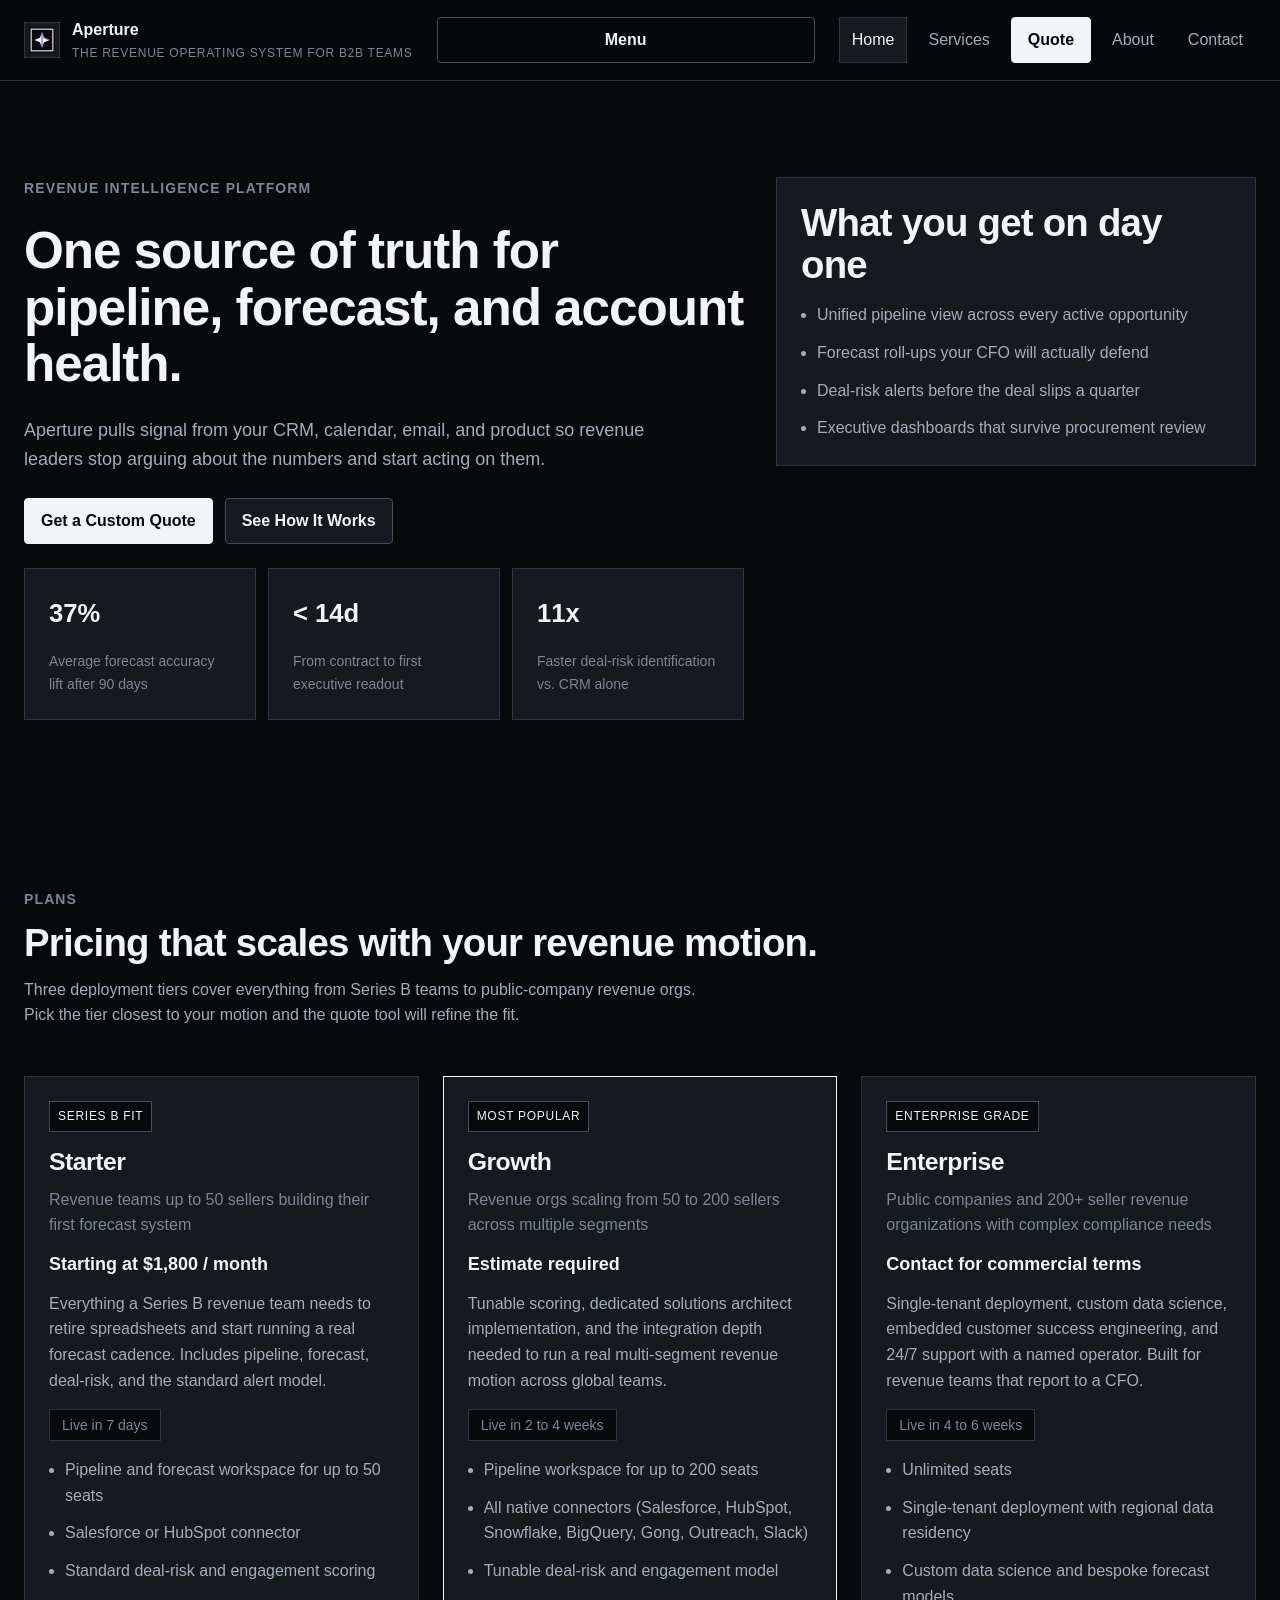
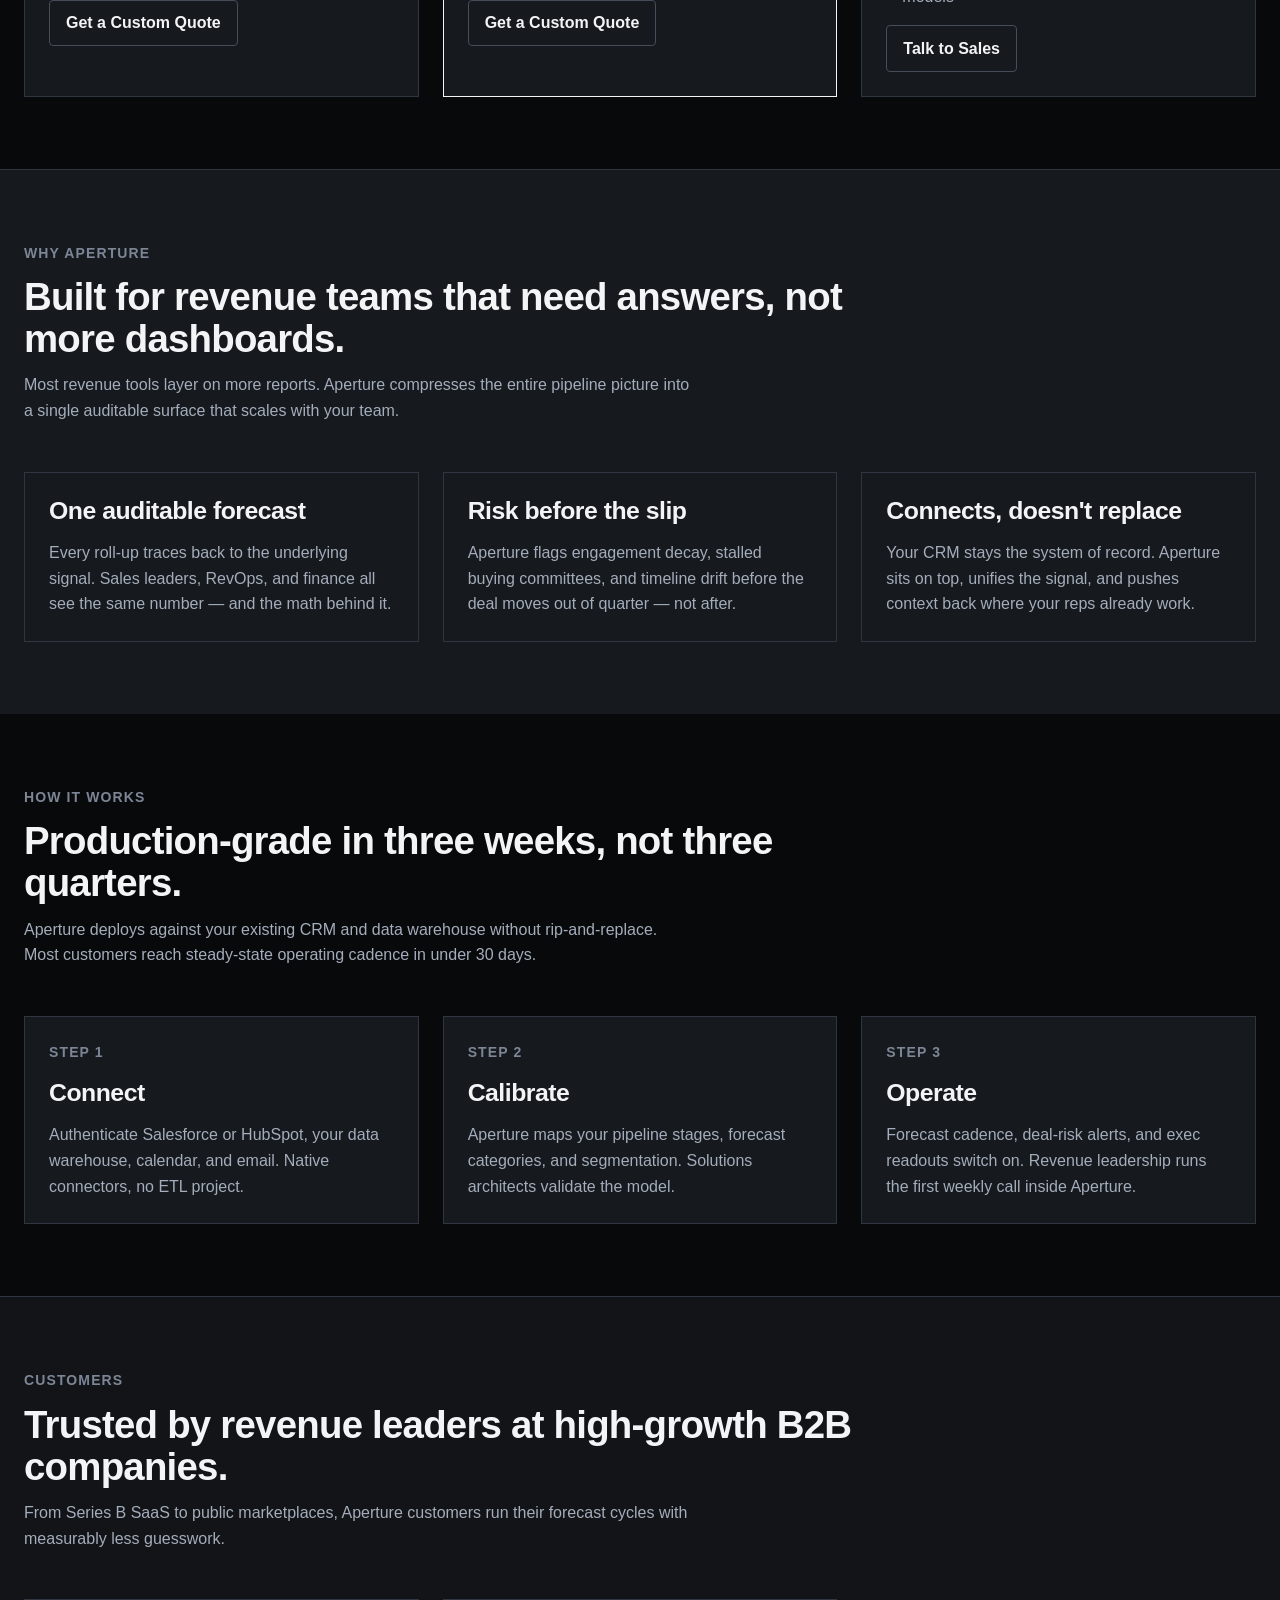
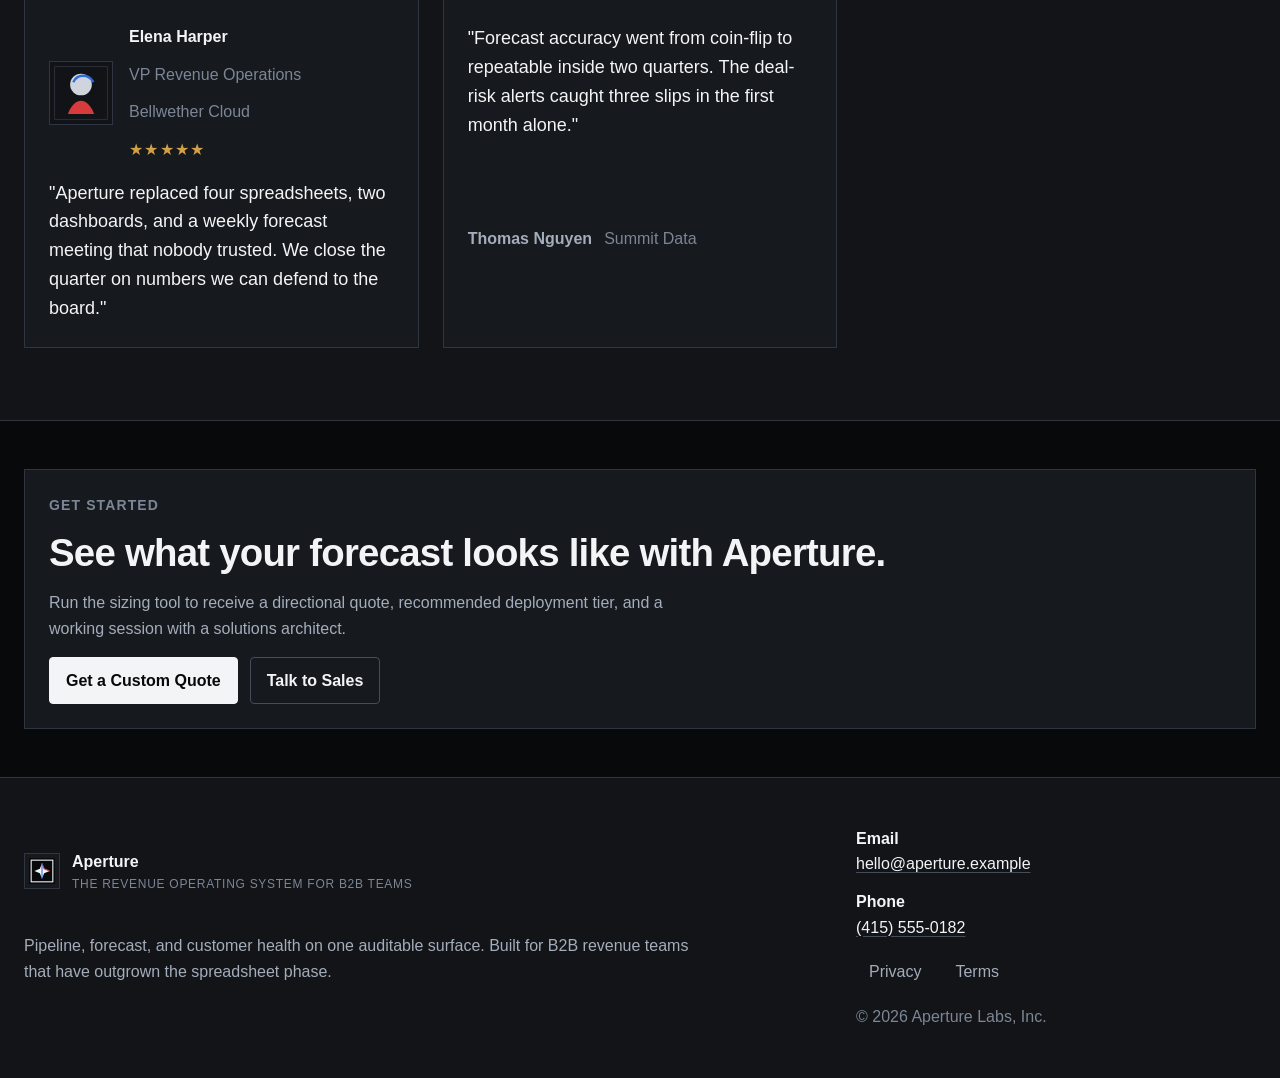
<file: site/index.html>
<!doctype html>
<html lang="en" data-page="home" data-asset-root="../assets/">
  <head>
    <meta charset="utf-8">
    <meta name="viewport" content="width=device-width, initial-scale=1">
    <meta name="description" content="Aperture unifies pipeline data, deal risk, and customer health into one auditable surface. Forecast accuracy revenue leaders can defend.">
    <meta name="robots" content="index,follow">
    <meta name="theme-color" content="#08090b">
    <title>Revenue intelligence for B2B teams | Aperture</title>
    <link rel="icon" href="../assets/img/branding/favicon.ico">
    <link rel="apple-touch-icon" href="../assets/img/branding/apple-touch-icon.png">
    <link rel="stylesheet" href="../assets/css/styles.css">
    <link rel="stylesheet" href="../assets/css/components.css">
    <link rel="stylesheet" href="../assets/css/utilities.css">
    <link rel="stylesheet" href="../assets/css/print.css">
    <script src="../assets/js/config/site-config.js"></script>
    <script src="../assets/js/config/nav-config.js"></script>
    <script src="../assets/js/config/services-config.js"></script>
    <script src="../assets/js/config/testimonials-config.js"></script>
    <script src="../assets/js/config/contact-config.js"></script>
    <script src="../assets/js/config/scheduler-config.js"></script>
    <script src="../assets/js/config/quote-config.js"></script>
    <script src="../assets/js/config/seo-config.js"></script>
    <script src="../assets/js/config/articles-config.js"></script>
    <script src="../assets/js/config/misc-config.js"></script>
    <script src="../assets/js/seo.js"></script>
  </head>
  <body data-page="home">
    <a class="skip-link" href="#main-content">Skip to content</a>
    <div class="site-shell">
      <header class="site-header" data-site-header></header>
      <main id="main-content" class="site-main">
        <section class="hero" data-home-hero></section>
        <section class="page-section" data-home-services></section>
        <section class="page-section page-section--surface" data-home-differentiators></section>
        <section class="page-section" data-home-process></section>
        <section class="page-section page-section--accent" data-home-testimonials></section>
        <section class="page-section page-section--tight" data-home-cta></section>
      </main>
      <footer class="site-footer" data-site-footer></footer>
    </div>
    <noscript>
      <div class="container page-section">
        <div class="empty-state">This template relies on JavaScript to render config-driven content.</div>
      </div>
    </noscript>
    <script src="../assets/js/renderers.js"></script>
    <script src="../assets/js/nav.js"></script>
    <script src="../assets/js/form-handlers.js"></script>
    <script src="../assets/js/scheduler.js"></script>
    <script src="../assets/js/quote-engine.js"></script>
    <script src="../assets/js/quote-download.js"></script>
    <script src="../assets/js/quote-ui.js"></script>
    <script src="../assets/js/app.js"></script>
  </body>
</html>
</file>
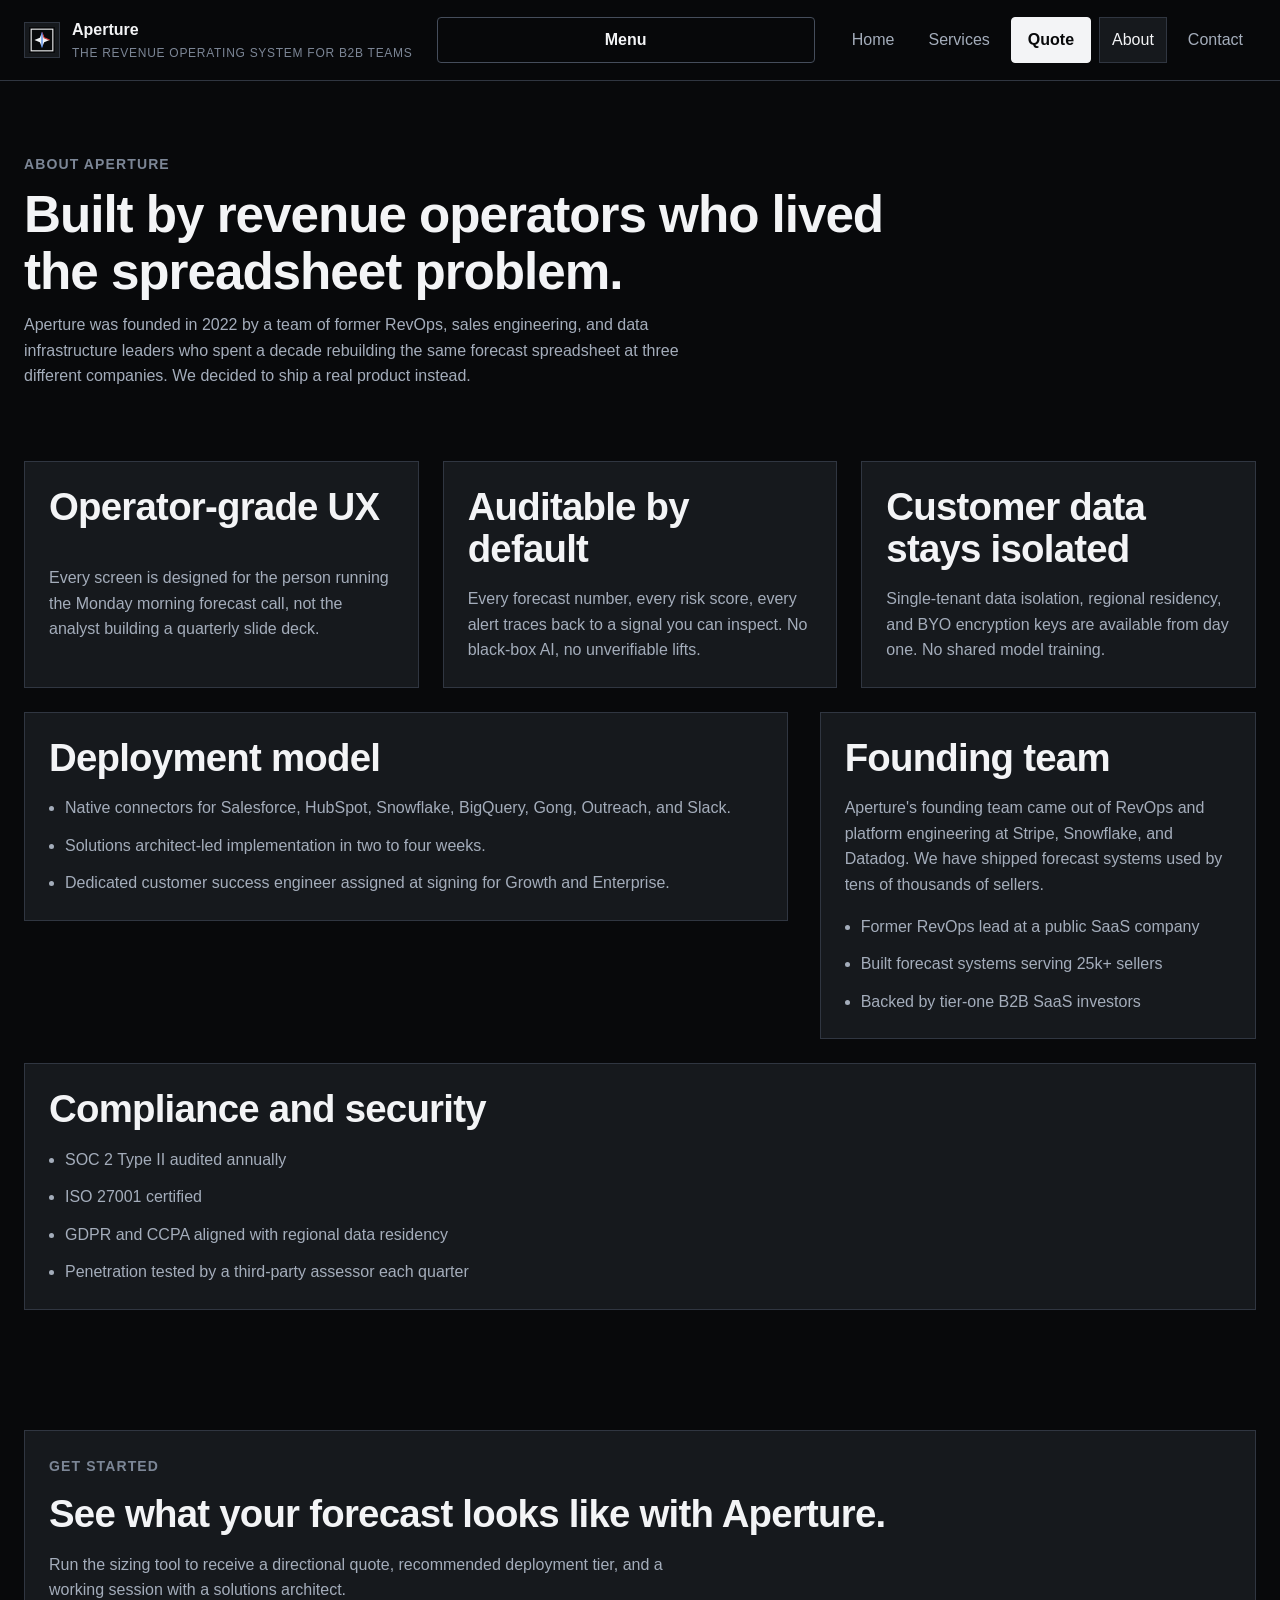
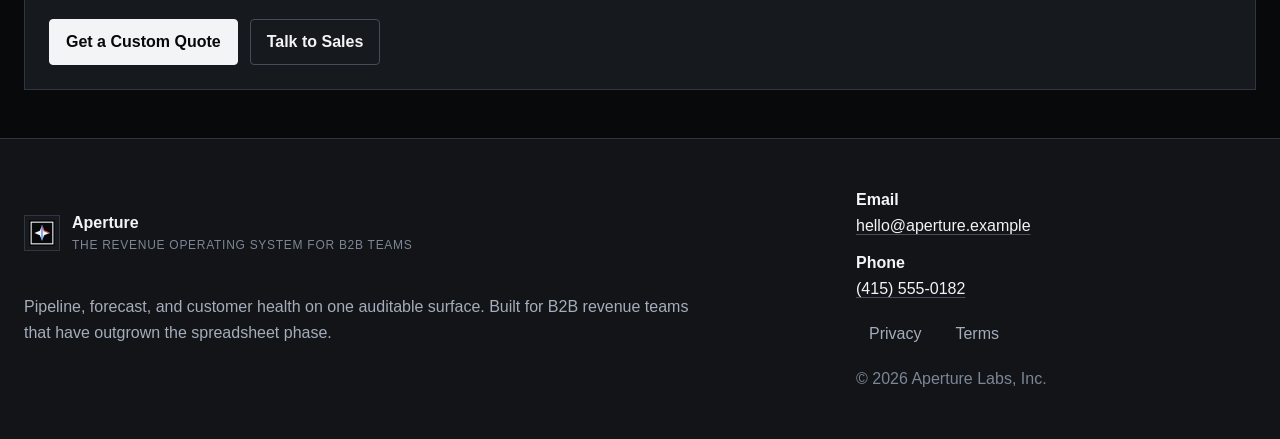
<file: site/about.html>
<!doctype html>
<html lang="en" data-page="about" data-asset-root="../assets/">
  <head>
    <meta charset="utf-8">
    <meta name="viewport" content="width=device-width, initial-scale=1">
    <meta name="description" content="Aperture was built by revenue operators and platform engineers tired of rebuilding the same forecast spreadsheet at every company.">
    <meta name="robots" content="index,follow">
    <meta name="theme-color" content="#08090b">
    <title>About Aperture | Aperture</title>
    <link rel="icon" href="../assets/img/branding/favicon.ico">
    <link rel="apple-touch-icon" href="../assets/img/branding/apple-touch-icon.png">
    <link rel="stylesheet" href="../assets/css/styles.css">
    <link rel="stylesheet" href="../assets/css/components.css">
    <link rel="stylesheet" href="../assets/css/utilities.css">
    <link rel="stylesheet" href="../assets/css/print.css">
    <script src="../assets/js/config/site-config.js"></script>
    <script src="../assets/js/config/nav-config.js"></script>
    <script src="../assets/js/config/services-config.js"></script>
    <script src="../assets/js/config/testimonials-config.js"></script>
    <script src="../assets/js/config/contact-config.js"></script>
    <script src="../assets/js/config/scheduler-config.js"></script>
    <script src="../assets/js/config/quote-config.js"></script>
    <script src="../assets/js/config/seo-config.js"></script>
    <script src="../assets/js/config/articles-config.js"></script>
    <script src="../assets/js/config/misc-config.js"></script>
    <script src="../assets/js/seo.js"></script>
  </head>
  <body data-page="about">
    <a class="skip-link" href="#main-content">Skip to content</a>
    <div class="site-shell">
      <header class="site-header" data-site-header></header>
      <main id="main-content" class="site-main">
        <section class="page-section" data-about-page></section>
        <section class="page-section page-section--tight" data-about-cta></section>
      </main>
      <footer class="site-footer" data-site-footer></footer>
    </div>
    <noscript>
      <div class="container page-section">
        <div class="empty-state">Enable JavaScript to render the about-page content from config.</div>
      </div>
    </noscript>
    <script src="../assets/js/renderers.js"></script>
    <script src="../assets/js/nav.js"></script>
    <script src="../assets/js/form-handlers.js"></script>
    <script src="../assets/js/scheduler.js"></script>
    <script src="../assets/js/quote-engine.js"></script>
    <script src="../assets/js/quote-download.js"></script>
    <script src="../assets/js/quote-ui.js"></script>
    <script src="../assets/js/app.js"></script>
  </body>
</html>
</file>
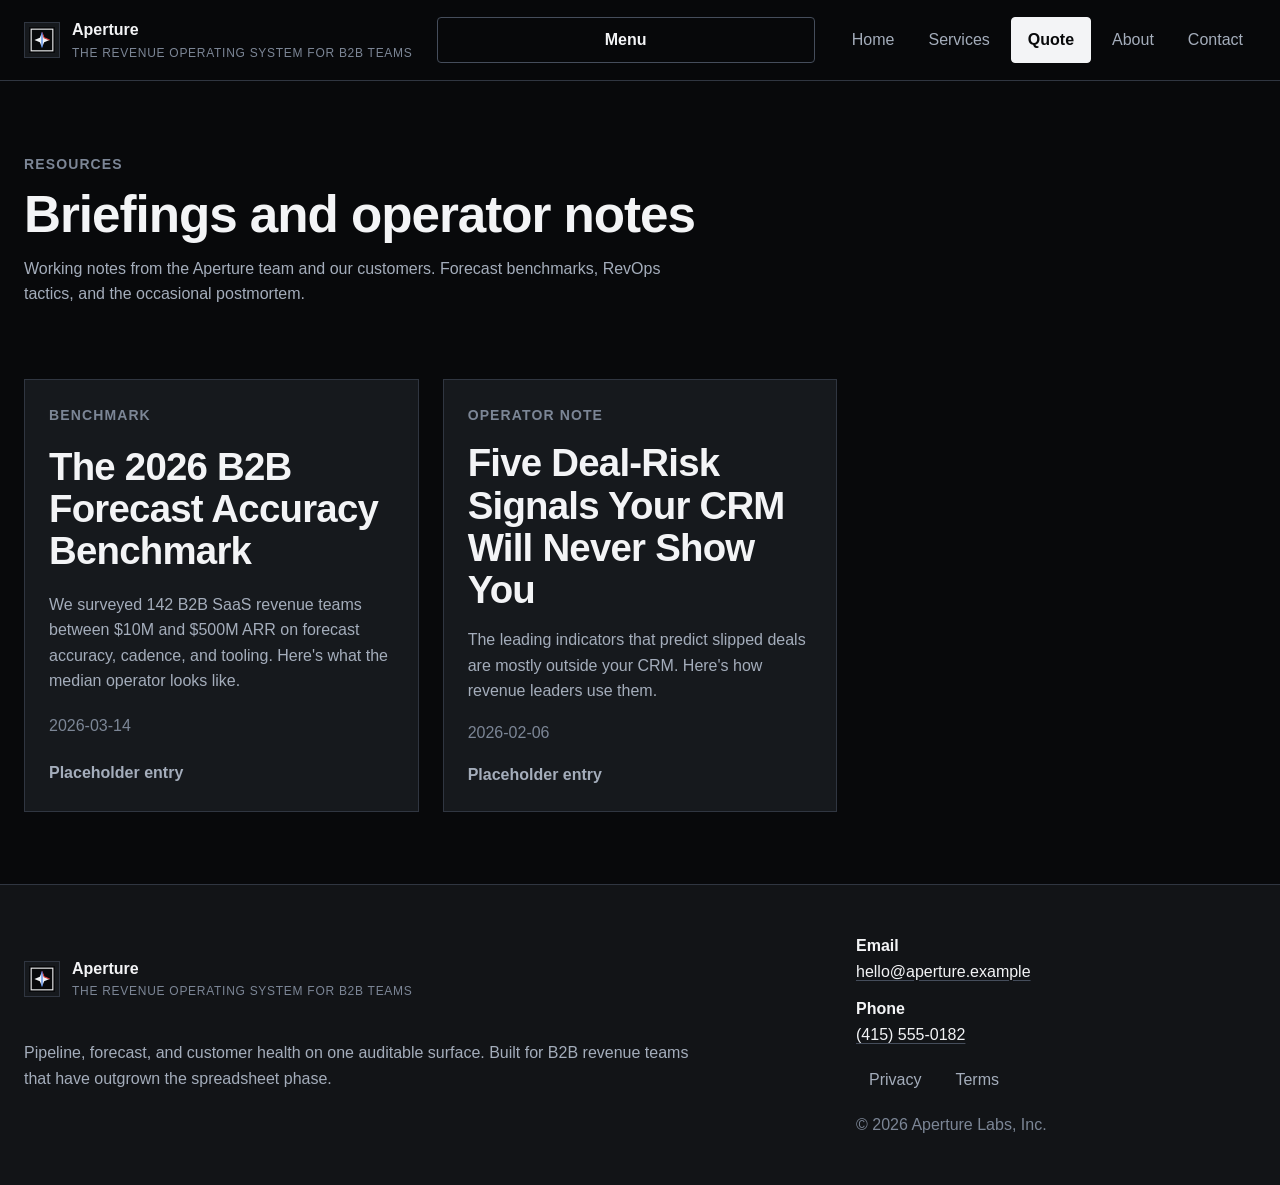
<file: site/articles.html>
<!doctype html>
<html lang="en" data-page="articles" data-asset-root="../assets/">
  <head>
    <meta charset="utf-8">
    <meta name="viewport" content="width=device-width, initial-scale=1">
    <meta name="description" content="Briefings, benchmarks, and operator notes from the Aperture team and our customers.">
    <meta name="robots" content="index,follow">
    <meta name="theme-color" content="#08090b">
    <title>Resources and Briefings | Aperture</title>
    <link rel="icon" href="../assets/img/branding/favicon.ico">
    <link rel="apple-touch-icon" href="../assets/img/branding/apple-touch-icon.png">
    <link rel="stylesheet" href="../assets/css/styles.css">
    <link rel="stylesheet" href="../assets/css/components.css">
    <link rel="stylesheet" href="../assets/css/utilities.css">
    <link rel="stylesheet" href="../assets/css/print.css">
    <script src="../assets/js/config/site-config.js"></script>
    <script src="../assets/js/config/nav-config.js"></script>
    <script src="../assets/js/config/services-config.js"></script>
    <script src="../assets/js/config/testimonials-config.js"></script>
    <script src="../assets/js/config/contact-config.js"></script>
    <script src="../assets/js/config/scheduler-config.js"></script>
    <script src="../assets/js/config/quote-config.js"></script>
    <script src="../assets/js/config/seo-config.js"></script>
    <script src="../assets/js/config/articles-config.js"></script>
    <script src="../assets/js/config/misc-config.js"></script>
    <script src="../assets/js/seo.js"></script>
  </head>
  <body data-page="articles">
    <a class="skip-link" href="#main-content">Skip to content</a>
    <div class="site-shell">
      <header class="site-header" data-site-header></header>
      <main id="main-content" class="site-main">
        <section class="page-section" data-articles-page></section>
      </main>
      <footer class="site-footer" data-site-footer></footer>
    </div>
    <noscript>
      <div class="container page-section">
        <div class="empty-state">Enable JavaScript to render the hidden article index placeholder.</div>
      </div>
    </noscript>
    <script src="../assets/js/renderers.js"></script>
    <script src="../assets/js/nav.js"></script>
    <script src="../assets/js/form-handlers.js"></script>
    <script src="../assets/js/scheduler.js"></script>
    <script src="../assets/js/quote-engine.js"></script>
    <script src="../assets/js/quote-download.js"></script>
    <script src="../assets/js/quote-ui.js"></script>
    <script src="../assets/js/app.js"></script>
  </body>
</html>
</file>
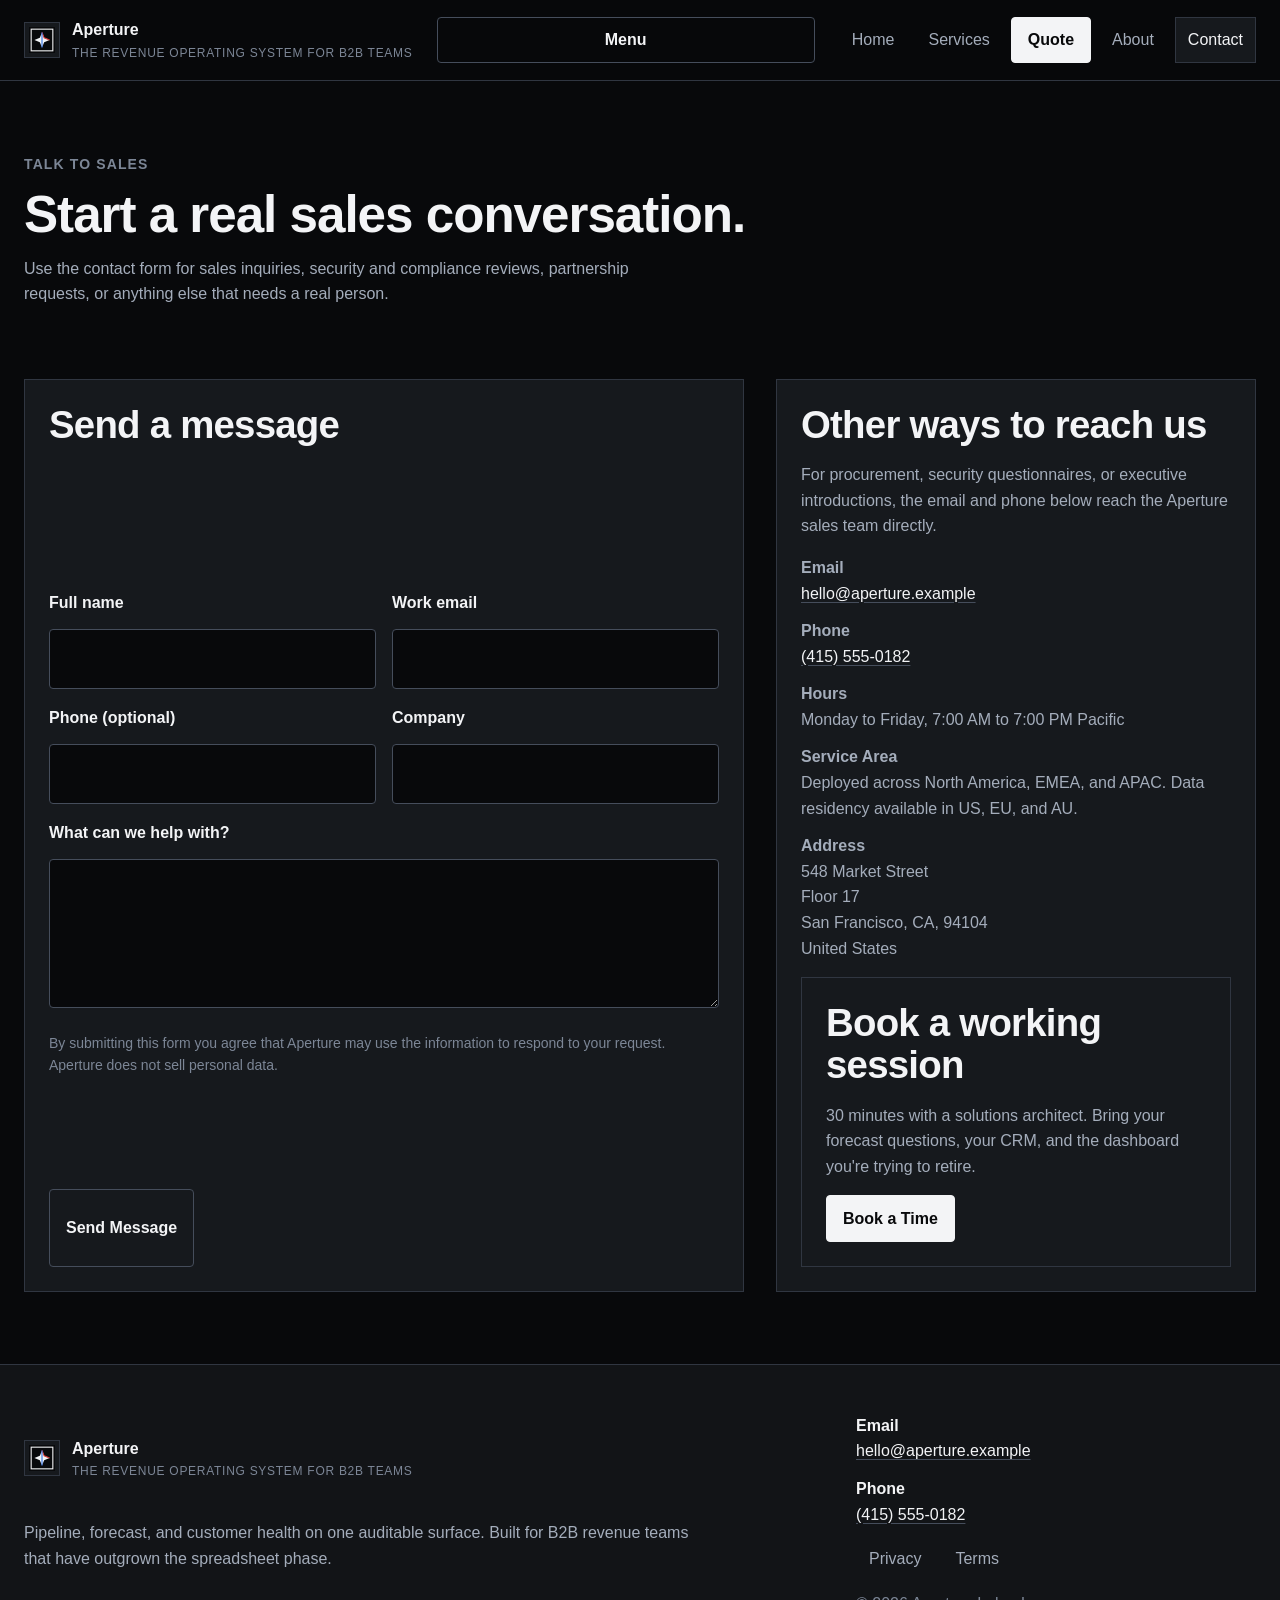
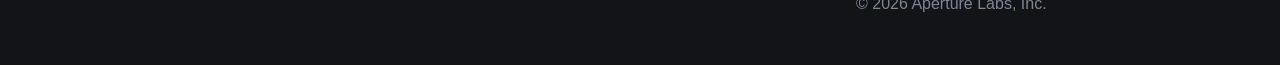
<file: site/contact.html>
<!doctype html>
<html lang="en" data-page="contact" data-asset-root="../assets/">
  <head>
    <meta charset="utf-8">
    <meta name="viewport" content="width=device-width, initial-scale=1">
    <meta name="description" content="Reach the Aperture team for sales conversations, security and compliance reviews, or partnership discussions.">
    <meta name="robots" content="index,follow">
    <meta name="theme-color" content="#08090b">
    <title>Talk to Sales | Aperture</title>
    <link rel="icon" href="../assets/img/branding/favicon.ico">
    <link rel="apple-touch-icon" href="../assets/img/branding/apple-touch-icon.png">
    <link rel="stylesheet" href="../assets/css/styles.css">
    <link rel="stylesheet" href="../assets/css/components.css">
    <link rel="stylesheet" href="../assets/css/utilities.css">
    <link rel="stylesheet" href="../assets/css/print.css">
    <script src="../assets/js/config/site-config.js"></script>
    <script src="../assets/js/config/nav-config.js"></script>
    <script src="../assets/js/config/services-config.js"></script>
    <script src="../assets/js/config/testimonials-config.js"></script>
    <script src="../assets/js/config/contact-config.js"></script>
    <script src="../assets/js/config/scheduler-config.js"></script>
    <script src="../assets/js/config/quote-config.js"></script>
    <script src="../assets/js/config/seo-config.js"></script>
    <script src="../assets/js/config/articles-config.js"></script>
    <script src="../assets/js/config/misc-config.js"></script>
    <script src="../assets/js/seo.js"></script>
  </head>
  <body data-page="contact">
    <a class="skip-link" href="#main-content">Skip to content</a>
    <div class="site-shell">
      <header class="site-header" data-site-header></header>
      <main id="main-content" class="site-main">
        <section class="page-section" data-contact-page></section>
      </main>
      <footer class="site-footer" data-site-footer></footer>
    </div>
    <noscript>
      <div class="container page-section">
        <div class="empty-state">JavaScript is required for the contact form submission handling and scheduler preview.</div>
      </div>
    </noscript>
    <script src="../assets/js/renderers.js"></script>
    <script src="../assets/js/nav.js"></script>
    <script src="../assets/js/form-handlers.js"></script>
    <script src="../assets/js/scheduler.js"></script>
    <script src="../assets/js/quote-engine.js"></script>
    <script src="../assets/js/quote-download.js"></script>
    <script src="../assets/js/quote-ui.js"></script>
    <script src="../assets/js/app.js"></script>
  </body>
</html>
</file>
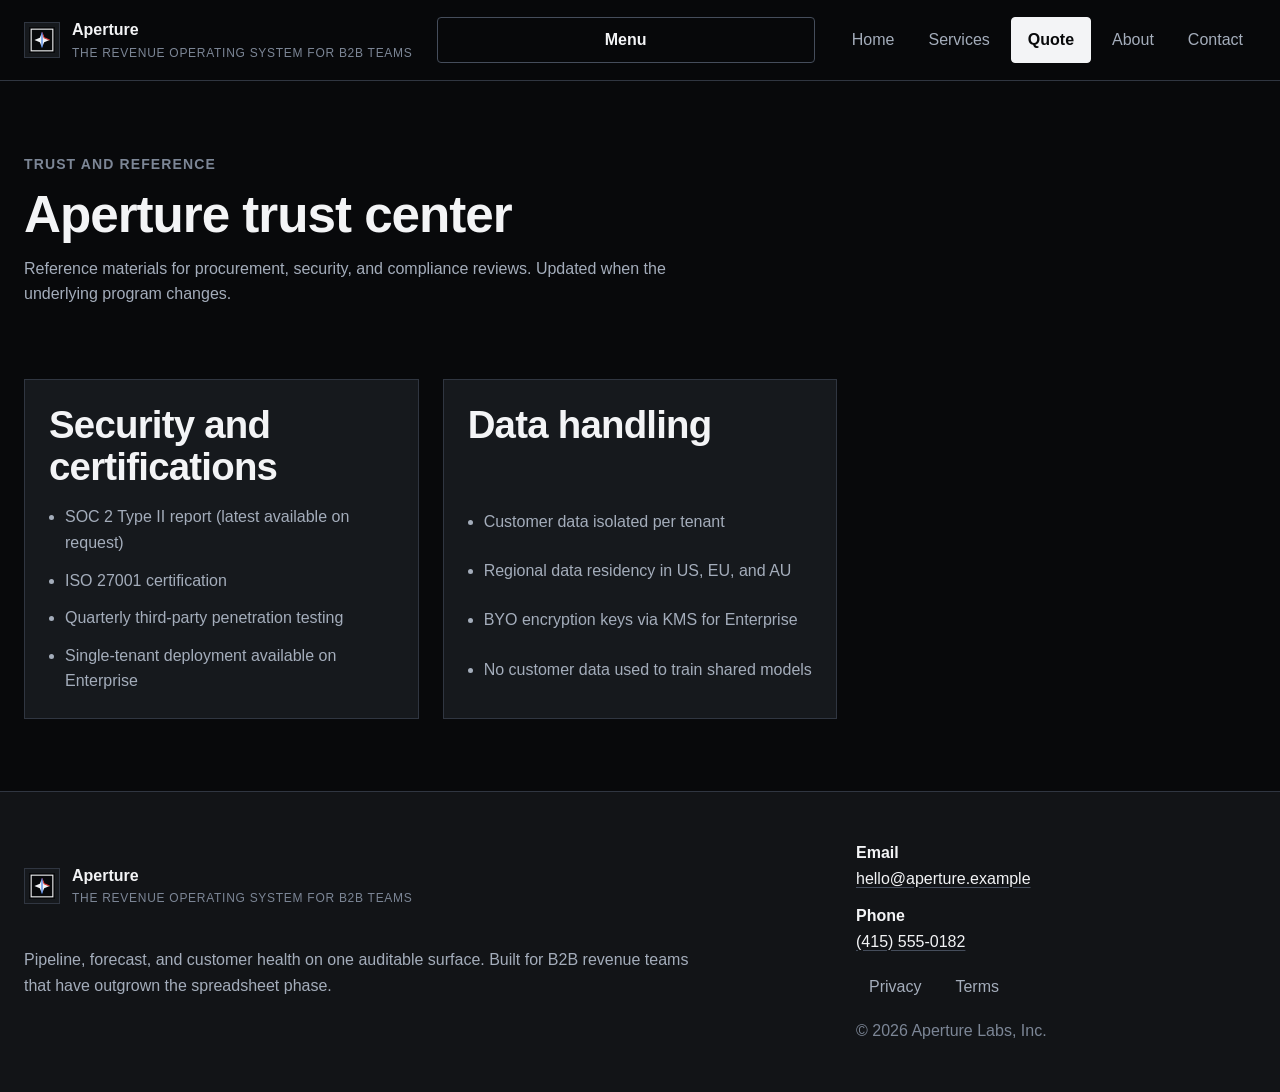
<file: site/misc.html>
<!doctype html>
<html lang="en" data-page="misc" data-asset-root="../assets/">
  <head>
    <meta charset="utf-8">
    <meta name="viewport" content="width=device-width, initial-scale=1">
    <meta name="description" content="Aperture trust center, security documentation, and reference materials.">
    <meta name="robots" content="index,follow">
    <meta name="theme-color" content="#08090b">
    <title>Trust and Reference | Aperture</title>
    <link rel="icon" href="../assets/img/branding/favicon.ico">
    <link rel="apple-touch-icon" href="../assets/img/branding/apple-touch-icon.png">
    <link rel="stylesheet" href="../assets/css/styles.css">
    <link rel="stylesheet" href="../assets/css/components.css">
    <link rel="stylesheet" href="../assets/css/utilities.css">
    <link rel="stylesheet" href="../assets/css/print.css">
    <script src="../assets/js/config/site-config.js"></script>
    <script src="../assets/js/config/nav-config.js"></script>
    <script src="../assets/js/config/services-config.js"></script>
    <script src="../assets/js/config/testimonials-config.js"></script>
    <script src="../assets/js/config/contact-config.js"></script>
    <script src="../assets/js/config/scheduler-config.js"></script>
    <script src="../assets/js/config/quote-config.js"></script>
    <script src="../assets/js/config/seo-config.js"></script>
    <script src="../assets/js/config/articles-config.js"></script>
    <script src="../assets/js/config/misc-config.js"></script>
    <script src="../assets/js/seo.js"></script>
  </head>
  <body data-page="misc">
    <a class="skip-link" href="#main-content">Skip to content</a>
    <div class="site-shell">
      <header class="site-header" data-site-header></header>
      <main id="main-content" class="site-main">
        <section class="page-section" data-misc-page></section>
      </main>
      <footer class="site-footer" data-site-footer></footer>
    </div>
    <noscript>
      <div class="container page-section">
        <div class="empty-state">Enable JavaScript to render the hidden misc placeholder content.</div>
      </div>
    </noscript>
    <script src="../assets/js/renderers.js"></script>
    <script src="../assets/js/nav.js"></script>
    <script src="../assets/js/form-handlers.js"></script>
    <script src="../assets/js/scheduler.js"></script>
    <script src="../assets/js/quote-engine.js"></script>
    <script src="../assets/js/quote-download.js"></script>
    <script src="../assets/js/quote-ui.js"></script>
    <script src="../assets/js/app.js"></script>
  </body>
</html>
</file>
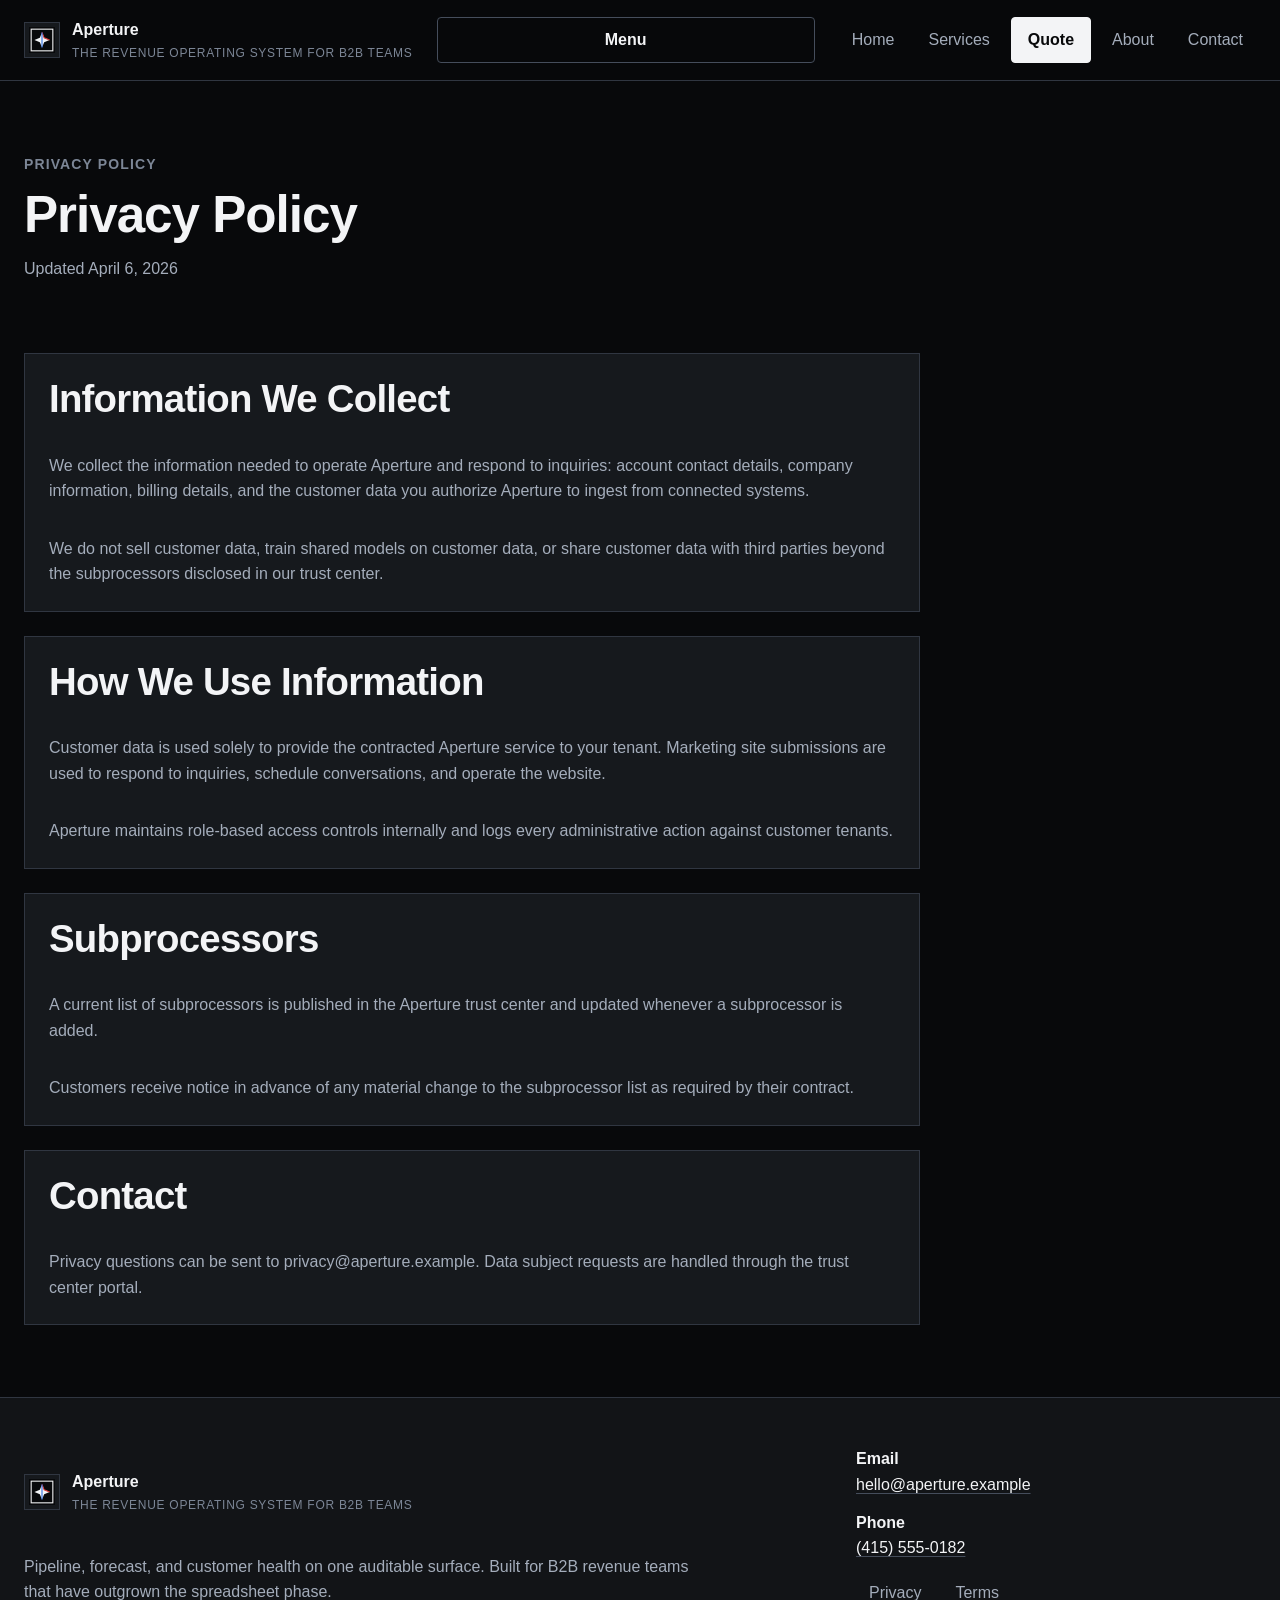
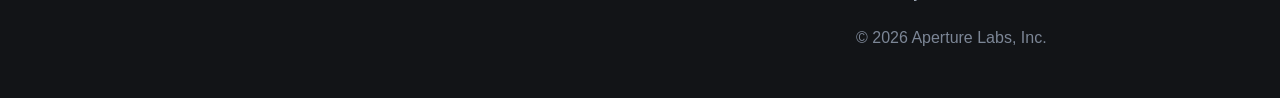
<file: site/privacy.html>
<!doctype html>
<html lang="en" data-page="privacy" data-asset-root="../assets/">
  <head>
    <meta charset="utf-8">
    <meta name="viewport" content="width=device-width, initial-scale=1">
    <meta name="description" content="How Aperture handles customer data, marketing site submissions, subprocessors, and data subject requests.">
    <meta name="robots" content="noindex,follow">
    <meta name="theme-color" content="#08090b">
    <title>Privacy Policy | Aperture</title>
    <link rel="icon" href="../assets/img/branding/favicon.ico">
    <link rel="apple-touch-icon" href="../assets/img/branding/apple-touch-icon.png">
    <link rel="stylesheet" href="../assets/css/styles.css">
    <link rel="stylesheet" href="../assets/css/components.css">
    <link rel="stylesheet" href="../assets/css/utilities.css">
    <link rel="stylesheet" href="../assets/css/print.css">
    <script src="../assets/js/config/site-config.js"></script>
    <script src="../assets/js/config/nav-config.js"></script>
    <script src="../assets/js/config/services-config.js"></script>
    <script src="../assets/js/config/testimonials-config.js"></script>
    <script src="../assets/js/config/contact-config.js"></script>
    <script src="../assets/js/config/scheduler-config.js"></script>
    <script src="../assets/js/config/quote-config.js"></script>
    <script src="../assets/js/config/seo-config.js"></script>
    <script src="../assets/js/config/articles-config.js"></script>
    <script src="../assets/js/config/misc-config.js"></script>
    <script src="../assets/js/seo.js"></script>
  </head>
  <body data-page="privacy">
    <a class="skip-link" href="#main-content">Skip to content</a>
    <div class="site-shell">
      <header class="site-header" data-site-header></header>
      <main id="main-content" class="site-main">
        <section class="page-section" data-legal-page></section>
      </main>
      <footer class="site-footer" data-site-footer></footer>
    </div>
    <noscript>
      <div class="container page-section">
        <div class="empty-state">Enable JavaScript to render the legal document content from config.</div>
      </div>
    </noscript>
    <script src="../assets/js/renderers.js"></script>
    <script src="../assets/js/nav.js"></script>
    <script src="../assets/js/form-handlers.js"></script>
    <script src="../assets/js/scheduler.js"></script>
    <script src="../assets/js/quote-engine.js"></script>
    <script src="../assets/js/quote-download.js"></script>
    <script src="../assets/js/quote-ui.js"></script>
    <script src="../assets/js/app.js"></script>
  </body>
</html>
</file>
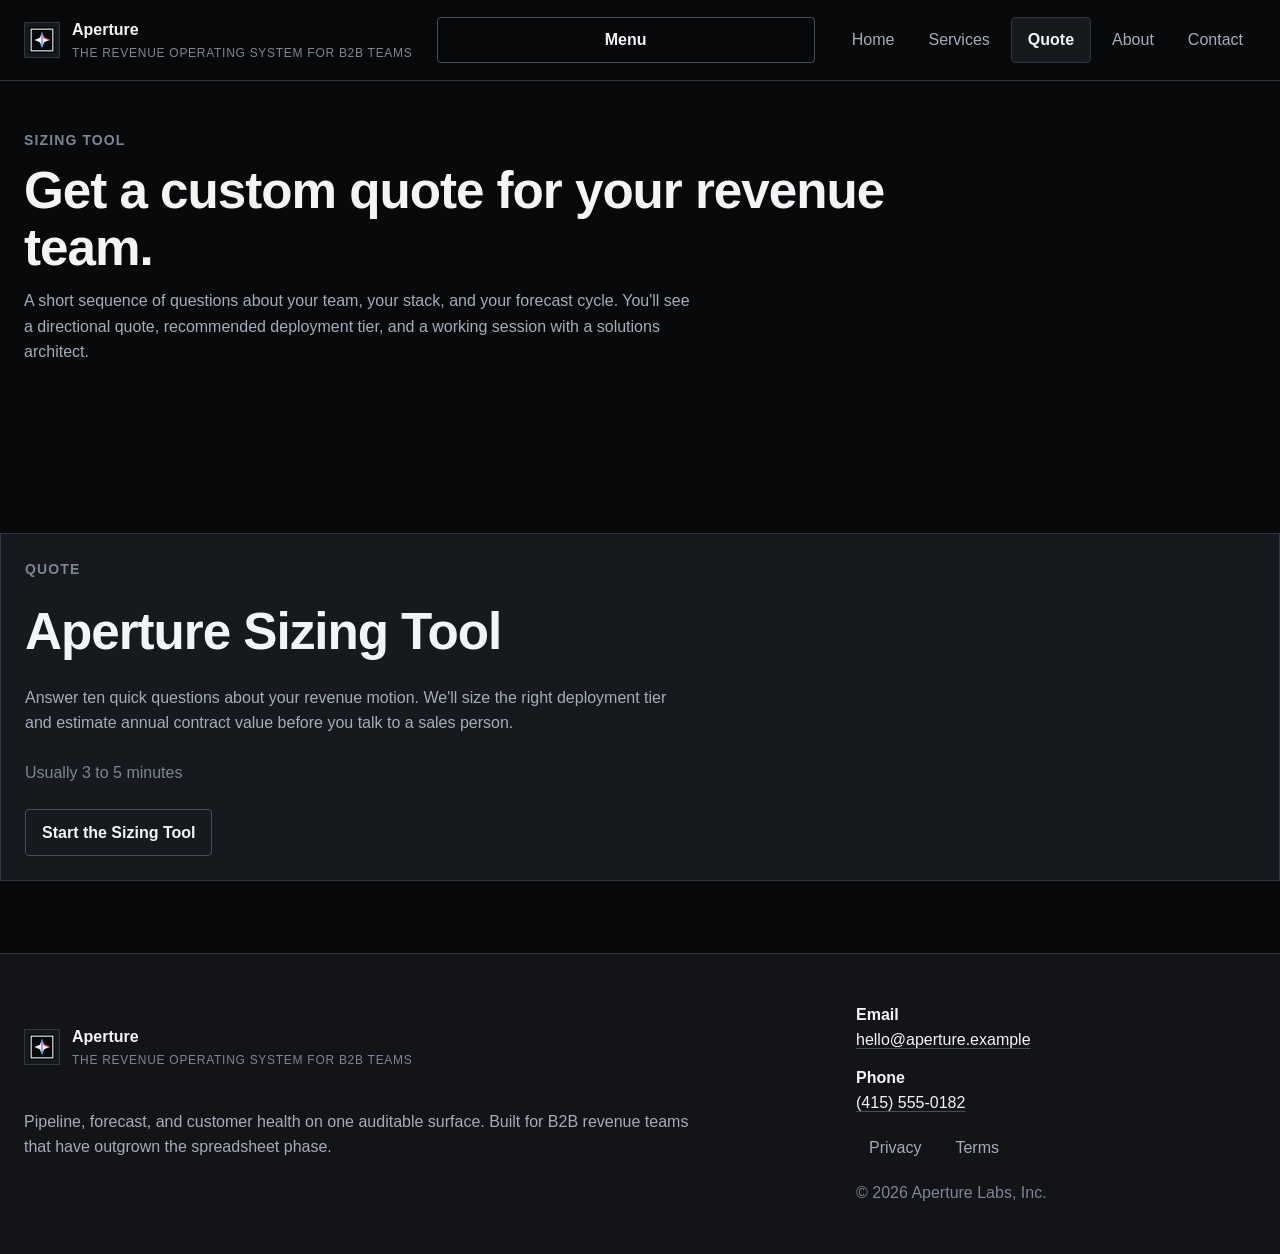
<file: site/quote.html>
<!doctype html>
<html lang="en" data-page="quote" data-asset-root="../assets/">
  <head>
    <meta charset="utf-8">
    <meta name="viewport" content="width=device-width, initial-scale=1">
    <meta name="description" content="Run the Aperture sizing tool to receive a directional quote, recommended deployment tier, and a working session with a solutions architect.">
    <meta name="robots" content="index,follow">
    <meta name="theme-color" content="#08090b">
    <title>Get a Custom Quote | Aperture</title>
    <link rel="icon" href="../assets/img/branding/favicon.ico">
    <link rel="apple-touch-icon" href="../assets/img/branding/apple-touch-icon.png">
    <link rel="stylesheet" href="../assets/css/styles.css">
    <link rel="stylesheet" href="../assets/css/components.css">
    <link rel="stylesheet" href="../assets/css/utilities.css">
    <link rel="stylesheet" href="../assets/css/print.css">
    <script src="../assets/js/config/site-config.js"></script>
    <script src="../assets/js/config/nav-config.js"></script>
    <script src="../assets/js/config/services-config.js"></script>
    <script src="../assets/js/config/testimonials-config.js"></script>
    <script src="../assets/js/config/contact-config.js"></script>
    <script src="../assets/js/config/scheduler-config.js"></script>
    <script src="../assets/js/config/quote-config.js"></script>
    <script src="../assets/js/config/seo-config.js"></script>
    <script src="../assets/js/config/articles-config.js"></script>
    <script src="../assets/js/config/misc-config.js"></script>
    <script src="../assets/js/seo.js"></script>
  </head>
  <body data-page="quote">
    <a class="skip-link" href="#main-content">Skip to content</a>
    <div class="site-shell">
      <header class="site-header" data-site-header></header>
      <main id="main-content" class="site-main">
        <section class="page-section page-section--tight" data-quote-intro-copy></section>
        <section class="page-section" data-quote-root></section>
      </main>
      <footer class="site-footer" data-site-footer></footer>
    </div>
    <noscript>
      <div class="container page-section">
        <div class="empty-state">JavaScript is required for the quote wizard and estimate result flow.</div>
      </div>
    </noscript>
    <script src="../assets/js/renderers.js"></script>
    <script src="../assets/js/nav.js"></script>
    <script src="../assets/js/form-handlers.js"></script>
    <script src="../assets/js/scheduler.js"></script>
    <script src="../assets/js/quote-engine.js"></script>
    <script src="../assets/js/quote-download.js"></script>
    <script src="../assets/js/quote-ui.js"></script>
    <script src="../assets/js/app.js"></script>
  </body>
</html>
</file>
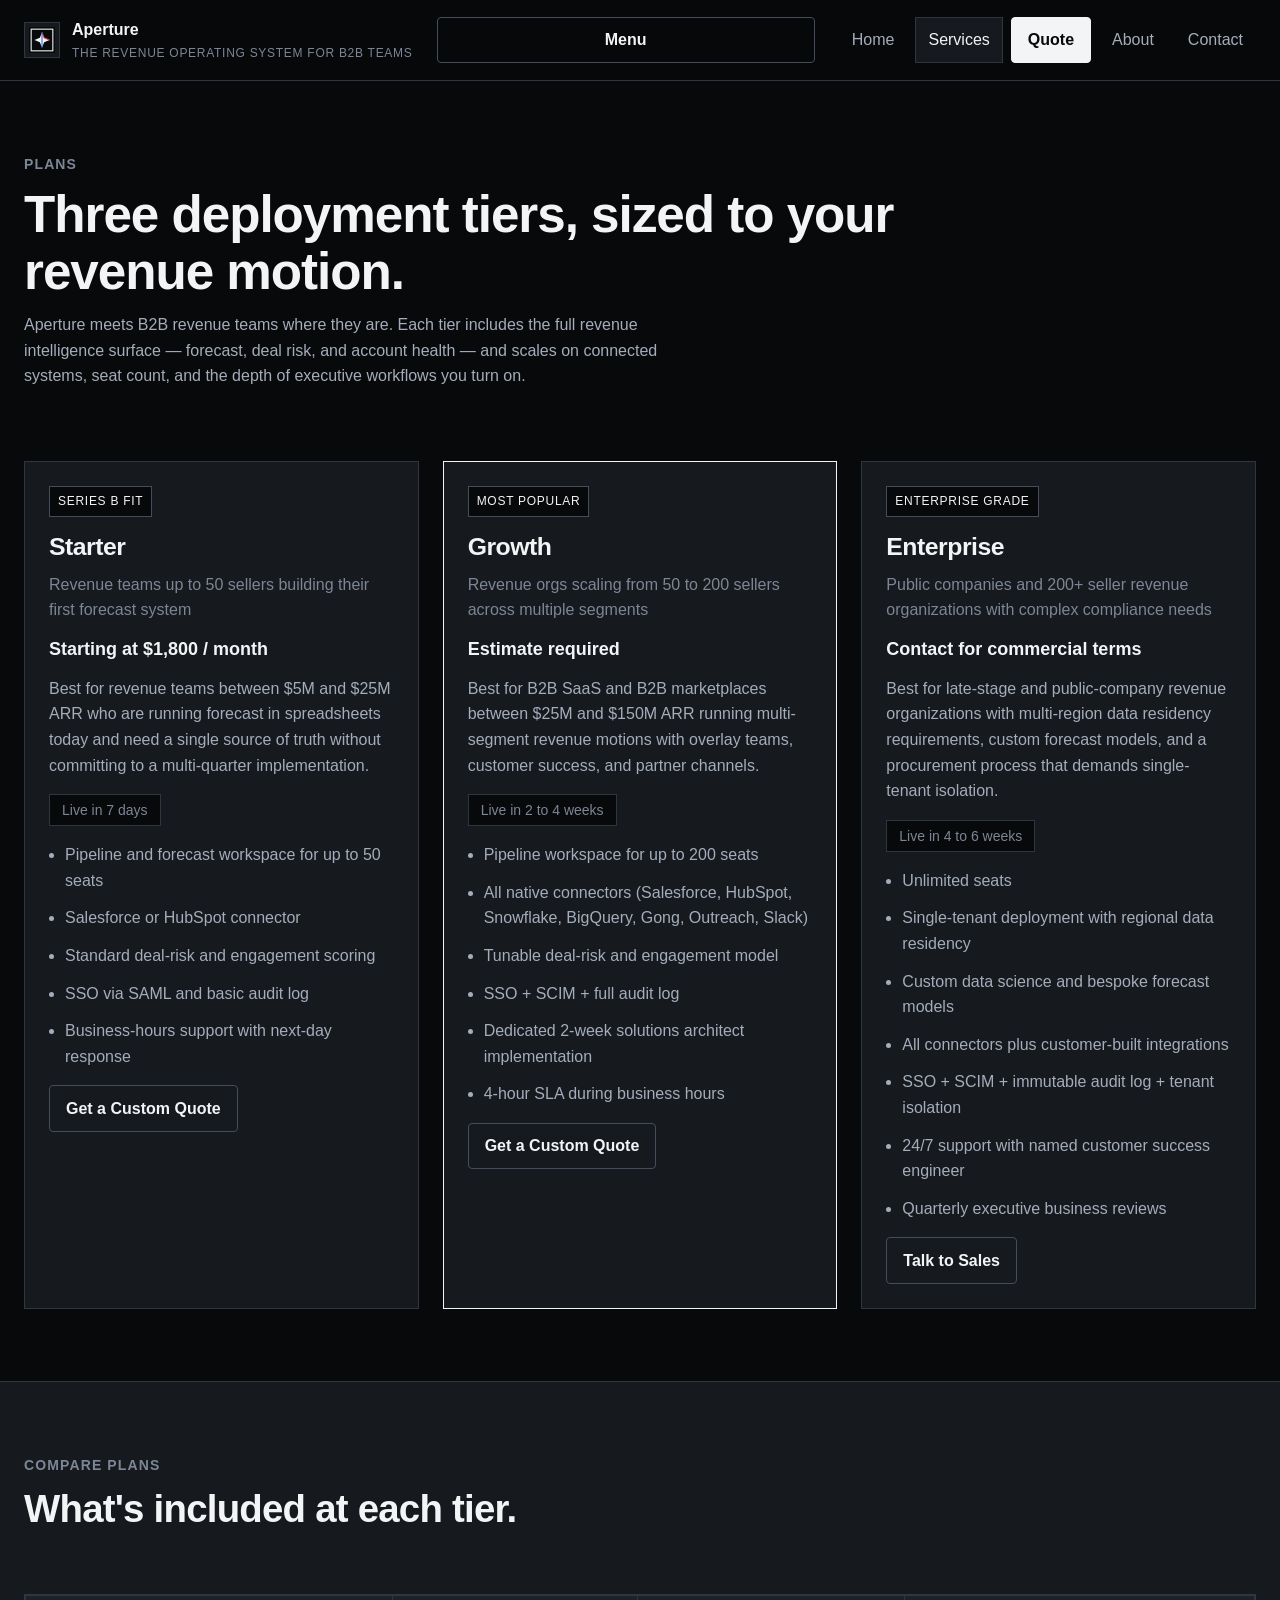
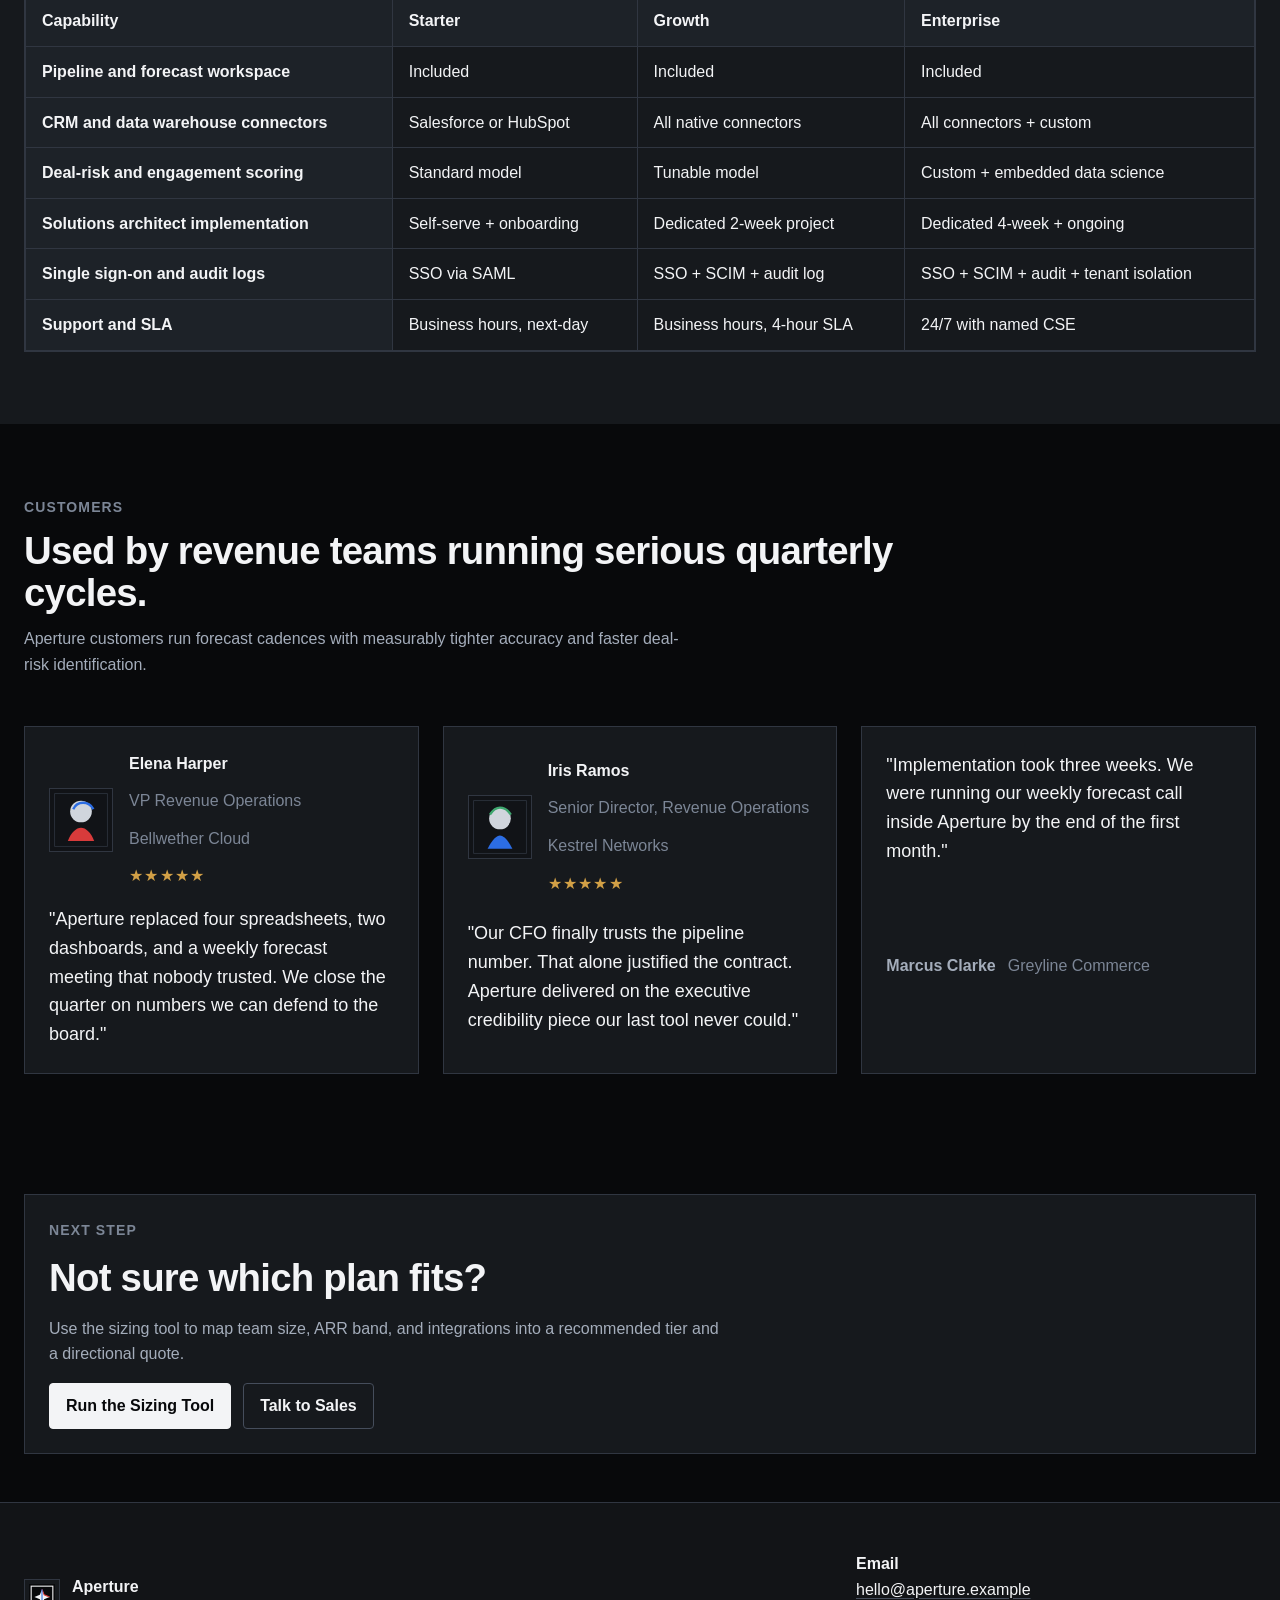
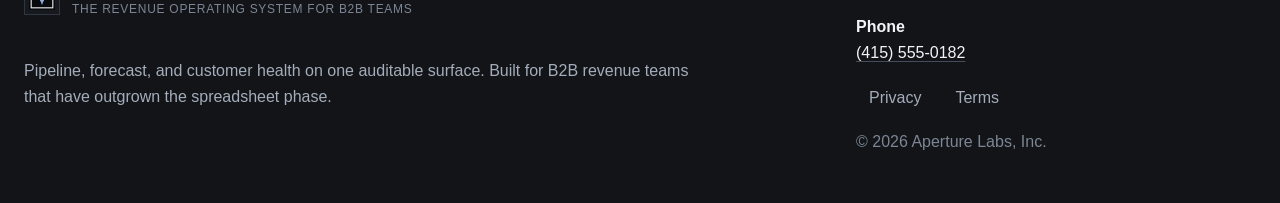
<file: site/services.html>
<!doctype html>
<html lang="en" data-page="services" data-asset-root="../assets/">
  <head>
    <meta charset="utf-8">
    <meta name="viewport" content="width=device-width, initial-scale=1">
    <meta name="description" content="Three Aperture deployment tiers covering Series B revenue teams through enterprise. Native connectors, dedicated implementation, and 24/7 enterprise support.">
    <meta name="robots" content="index,follow">
    <meta name="theme-color" content="#08090b">
    <title>Plans and Pricing | Aperture</title>
    <link rel="icon" href="../assets/img/branding/favicon.ico">
    <link rel="apple-touch-icon" href="../assets/img/branding/apple-touch-icon.png">
    <link rel="stylesheet" href="../assets/css/styles.css">
    <link rel="stylesheet" href="../assets/css/components.css">
    <link rel="stylesheet" href="../assets/css/utilities.css">
    <link rel="stylesheet" href="../assets/css/print.css">
    <script src="../assets/js/config/site-config.js"></script>
    <script src="../assets/js/config/nav-config.js"></script>
    <script src="../assets/js/config/services-config.js"></script>
    <script src="../assets/js/config/testimonials-config.js"></script>
    <script src="../assets/js/config/contact-config.js"></script>
    <script src="../assets/js/config/scheduler-config.js"></script>
    <script src="../assets/js/config/quote-config.js"></script>
    <script src="../assets/js/config/seo-config.js"></script>
    <script src="../assets/js/config/articles-config.js"></script>
    <script src="../assets/js/config/misc-config.js"></script>
    <script src="../assets/js/seo.js"></script>
  </head>
  <body data-page="services">
    <a class="skip-link" href="#main-content">Skip to content</a>
    <div class="site-shell">
      <header class="site-header" data-site-header></header>
      <main id="main-content" class="site-main">
        <section class="page-section" data-services-page></section>
        <section class="page-section page-section--surface" data-services-comparison></section>
        <section class="page-section" data-services-testimonials></section>
        <section class="page-section page-section--tight" data-services-cta></section>
      </main>
      <footer class="site-footer" data-site-footer></footer>
    </div>
    <noscript>
      <div class="container page-section">
        <div class="empty-state">Enable JavaScript to render the service configuration.</div>
      </div>
    </noscript>
    <script src="../assets/js/renderers.js"></script>
    <script src="../assets/js/nav.js"></script>
    <script src="../assets/js/form-handlers.js"></script>
    <script src="../assets/js/scheduler.js"></script>
    <script src="../assets/js/quote-engine.js"></script>
    <script src="../assets/js/quote-download.js"></script>
    <script src="../assets/js/quote-ui.js"></script>
    <script src="../assets/js/app.js"></script>
  </body>
</html>
</file>
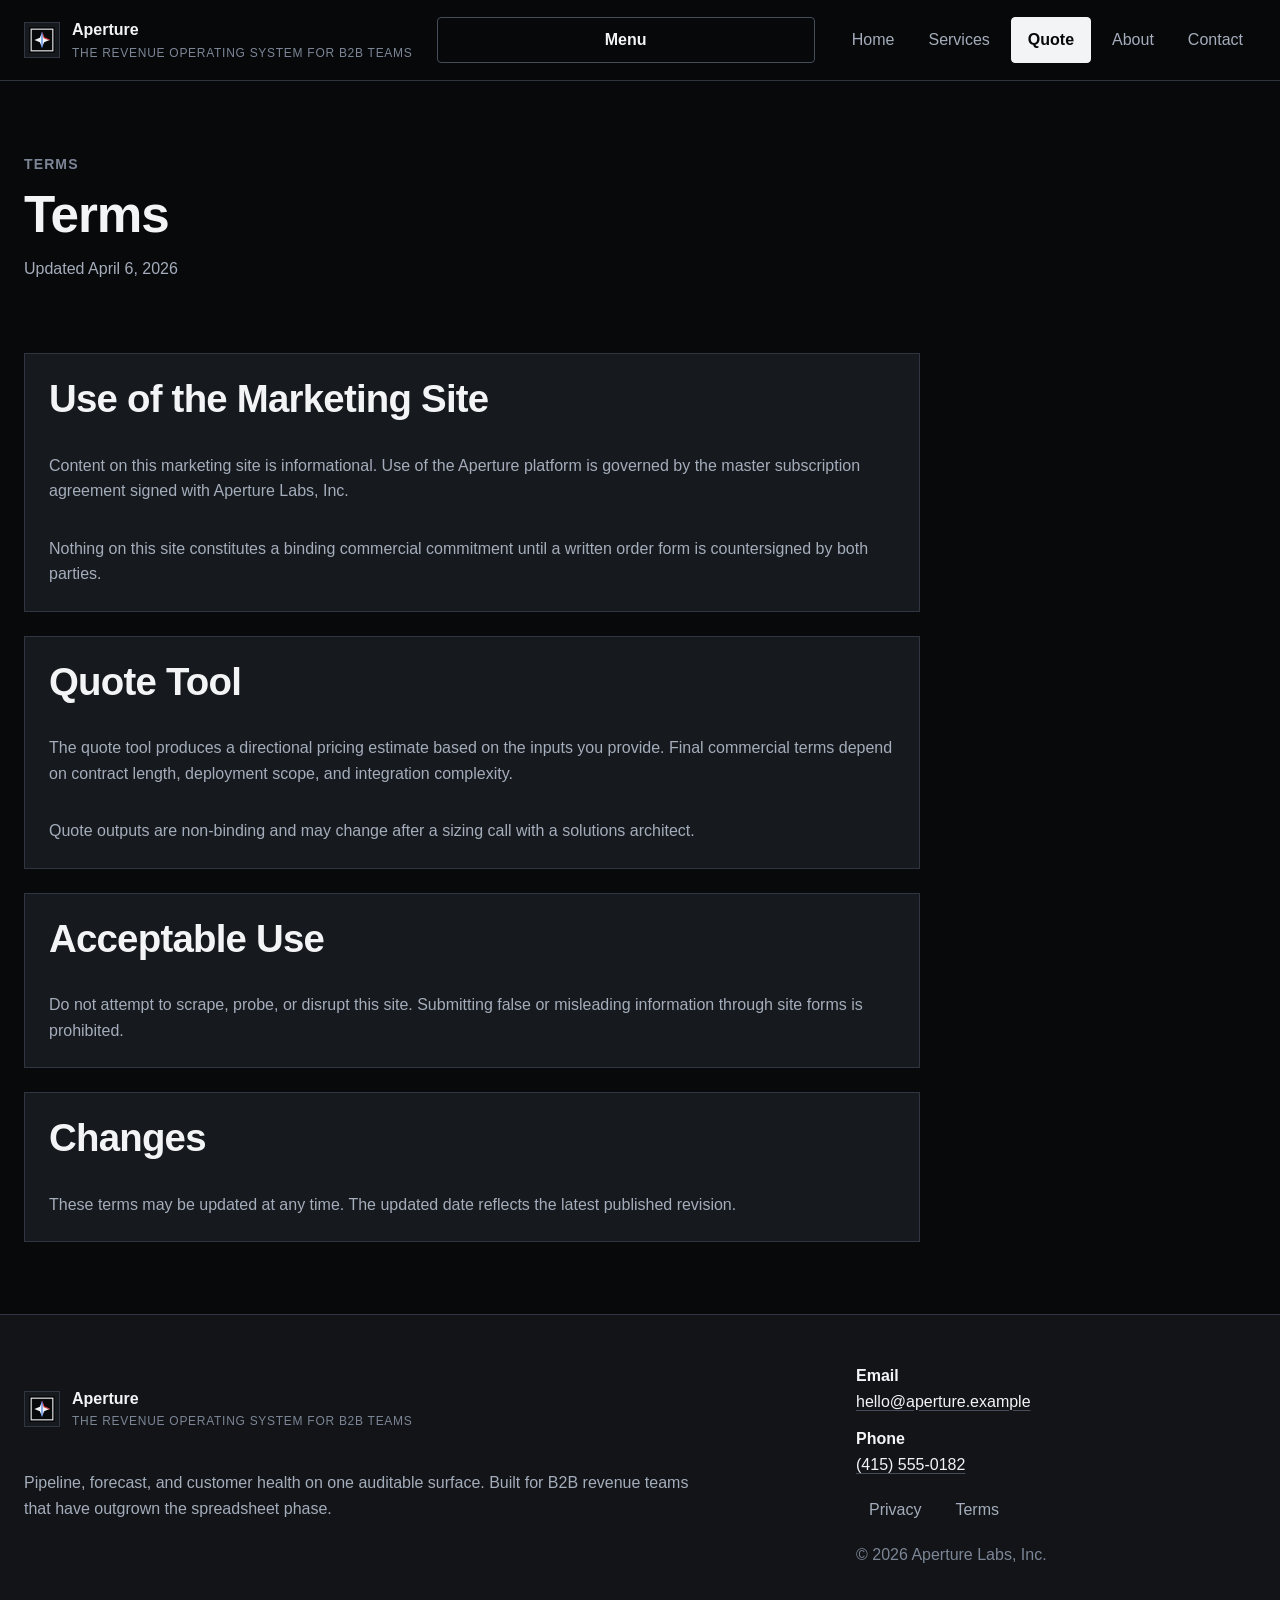
<file: site/terms.html>
<!doctype html>
<html lang="en" data-page="terms" data-asset-root="../assets/">
  <head>
    <meta charset="utf-8">
    <meta name="viewport" content="width=device-width, initial-scale=1">
    <meta name="description" content="Terms governing use of the Aperture marketing site and the relationship to the master subscription agreement.">
    <meta name="robots" content="noindex,follow">
    <meta name="theme-color" content="#08090b">
    <title>Terms of Service | Aperture</title>
    <link rel="icon" href="../assets/img/branding/favicon.ico">
    <link rel="apple-touch-icon" href="../assets/img/branding/apple-touch-icon.png">
    <link rel="stylesheet" href="../assets/css/styles.css">
    <link rel="stylesheet" href="../assets/css/components.css">
    <link rel="stylesheet" href="../assets/css/utilities.css">
    <link rel="stylesheet" href="../assets/css/print.css">
    <script src="../assets/js/config/site-config.js"></script>
    <script src="../assets/js/config/nav-config.js"></script>
    <script src="../assets/js/config/services-config.js"></script>
    <script src="../assets/js/config/testimonials-config.js"></script>
    <script src="../assets/js/config/contact-config.js"></script>
    <script src="../assets/js/config/scheduler-config.js"></script>
    <script src="../assets/js/config/quote-config.js"></script>
    <script src="../assets/js/config/seo-config.js"></script>
    <script src="../assets/js/config/articles-config.js"></script>
    <script src="../assets/js/config/misc-config.js"></script>
    <script src="../assets/js/seo.js"></script>
  </head>
  <body data-page="terms">
    <a class="skip-link" href="#main-content">Skip to content</a>
    <div class="site-shell">
      <header class="site-header" data-site-header></header>
      <main id="main-content" class="site-main">
        <section class="page-section" data-legal-page></section>
      </main>
      <footer class="site-footer" data-site-footer></footer>
    </div>
    <noscript>
      <div class="container page-section">
        <div class="empty-state">Enable JavaScript to render the legal document content from config.</div>
      </div>
    </noscript>
    <script src="../assets/js/renderers.js"></script>
    <script src="../assets/js/nav.js"></script>
    <script src="../assets/js/form-handlers.js"></script>
    <script src="../assets/js/scheduler.js"></script>
    <script src="../assets/js/quote-engine.js"></script>
    <script src="../assets/js/quote-download.js"></script>
    <script src="../assets/js/quote-ui.js"></script>
    <script src="../assets/js/app.js"></script>
  </body>
</html>
</file>
<file: assets/css/styles.css>
/*
 * ENTERPRISE STATIC SERVICE SITE TEMPLATE
 * SAFE TO EDIT: token values, spacing scale, neutral presentation tuning
 * EDIT WITH CARE: structural class names are shared across all pages
 */

:root {
  --color-bg: #08090b;
  --color-bg-alt: #121417;
  --color-surface: #16191d;
  --color-surface-strong: #1d2228;
  --color-border: #303641;
  --color-border-strong: #454d5b;
  --color-text: #f3f4f6;
  --color-muted: #a4adbb;
  --color-subtle: #7c8696;
  --color-red: #d83b3b;
  --color-green: #3fa76f;
  --color-blue: #2c6de4;
  --color-warning: #d2a046;
  --shadow-none: none;
  --radius-sm: 0.25rem;
  --radius-md: 0.35rem;
  --border-thickness: 1px;
  --space-2xs: 0.25rem;
  --space-xs: 0.5rem;
  --space-sm: 0.75rem;
  --space-md: 1rem;
  --space-lg: 1.5rem;
  --space-xl: 2rem;
  --space-2xl: 3rem;
  --space-3xl: 4.5rem;
  --space-4xl: 6rem;
  --max-width-sm: 42rem;
  --max-width-md: 56rem;
  --max-width-lg: 72rem;
  --max-width-xl: 84rem;
  --font-family-base: Helvetica, Arial, sans-serif;
  --font-size-xs: 0.75rem;
  --font-size-sm: 0.875rem;
  --font-size-base: 1rem;
  --font-size-lg: 1.125rem;
  --font-size-xl: 1.5rem;
  --font-size-2xl: 2rem;
  --font-size-3xl: 3rem;
  --line-height-tight: 1.1;
  --line-height-base: 1.6;
  --line-height-relaxed: 1.8;
  --button-height-md: 2.9rem;
  --button-height-lg: 3.35rem;
  --z-base: 1;
  --z-header: 20;
  --z-menu: 40;
  --z-overlay: 60;
}

*,
*::before,
*::after {
  box-sizing: border-box;
}

html {
  color-scheme: dark;
  scroll-behavior: smooth;
}

body,
h1,
h2,
h3,
h4,
h5,
h6,
p,
ul,
ol,
dl,
dd,
figure,
blockquote {
  margin: 0;
}

body {
  min-height: 100vh;
  background: var(--color-bg);
  color: var(--color-text);
  font-family: var(--font-family-base);
  font-size: var(--font-size-base);
  line-height: var(--line-height-base);
  text-rendering: optimizeLegibility;
}

img,
svg {
  display: block;
  max-width: 100%;
}

input,
button,
textarea,
select {
  font: inherit;
}

button,
a {
  touch-action: manipulation;
}

button {
  cursor: pointer;
}

a {
  color: var(--color-text);
  text-decoration-color: var(--color-border-strong);
  text-underline-offset: 0.18em;
}

a:hover {
  text-decoration-color: currentColor;
}

a:focus-visible,
button:focus-visible,
input:focus-visible,
select:focus-visible,
textarea:focus-visible,
summary:focus-visible {
  outline: 0.2rem solid var(--color-blue);
  outline-offset: 0.18rem;
}

::selection {
  background: rgba(44, 109, 228, 0.28);
  color: var(--color-text);
}

main {
  display: block;
}

h1,
h2,
h3,
h4 {
  letter-spacing: -0.02em;
  line-height: var(--line-height-tight);
}

h1 {
  font-size: clamp(2.4rem, 4vw, 4.5rem);
}

h2 {
  font-size: clamp(1.8rem, 3vw, 3rem);
}

h3 {
  font-size: clamp(1.2rem, 2vw, 1.55rem);
}

h4 {
  font-size: 1rem;
}

p,
li,
dd {
  color: var(--color-muted);
}

ul,
ol {
  padding-left: 1.25rem;
}

hr {
  margin: 0;
  border: 0;
  border-top: var(--border-thickness) solid var(--color-border);
}

table {
  width: 100%;
  border-collapse: collapse;
}

th,
td {
  padding: var(--space-sm) var(--space-md);
  border: var(--border-thickness) solid var(--color-border);
  text-align: left;
  vertical-align: top;
}

th {
  color: var(--color-text);
  background: var(--color-surface-strong);
}

code,
pre {
  font-family: "SFMono-Regular", Consolas, "Liberation Mono", Menlo, monospace;
}

.skip-link {
  position: absolute;
  top: var(--space-sm);
  left: var(--space-sm);
  z-index: var(--z-overlay);
  padding: var(--space-sm) var(--space-md);
  background: var(--color-text);
  color: var(--color-bg);
  transform: translateY(-140%);
}

.skip-link:focus {
  transform: translateY(0);
}

.site-shell {
  min-height: 100vh;
  display: grid;
  grid-template-rows: auto 1fr auto;
}

.site-main {
  position: relative;
  z-index: var(--z-base);
}

.container {
  width: min(100% - (var(--space-lg) * 2), var(--max-width-xl));
  margin-inline: auto;
}

.page-section {
  padding-block: var(--space-3xl);
}

.page-section--tight {
  padding-block: var(--space-2xl);
}

.page-section--accent {
  background: var(--color-bg-alt);
  border-top: var(--border-thickness) solid var(--color-border);
  border-bottom: var(--border-thickness) solid var(--color-border);
}

.page-section--surface {
  background: var(--color-surface);
  border-top: var(--border-thickness) solid var(--color-border);
}

.section-header,
.page-intro,
.legal-header {
  max-width: var(--max-width-md);
  display: grid;
  gap: var(--space-sm);
  margin-bottom: var(--space-2xl);
}

.eyebrow {
  color: var(--color-subtle);
  font-size: var(--font-size-sm);
  font-weight: 700;
  letter-spacing: 0.08em;
  text-transform: uppercase;
}

.section-copy,
.page-copy {
  max-width: var(--max-width-sm);
}

.stack-lg {
  display: grid;
  gap: var(--space-lg);
}

.stack-md {
  display: grid;
  gap: var(--space-md);
}

.stack-sm {
  display: grid;
  gap: var(--space-sm);
}

.split-layout {
  display: grid;
  grid-template-columns: minmax(0, 1.75fr) minmax(18rem, 1fr);
  gap: var(--space-xl);
  align-items: start;
}

.grid-2,
.grid-3,
.grid-4,
.card-grid {
  display: grid;
  gap: var(--space-lg);
}

.grid-2 {
  grid-template-columns: repeat(2, minmax(0, 1fr));
}

.grid-3,
.card-grid {
  grid-template-columns: repeat(3, minmax(0, 1fr));
}

.grid-4 {
  grid-template-columns: repeat(4, minmax(0, 1fr));
}

.card-list {
  display: grid;
  gap: var(--space-md);
}

.prose {
  max-width: var(--max-width-md);
}

.prose > * + * {
  margin-top: var(--space-md);
}

.prose ul,
.prose ol {
  margin-top: var(--space-sm);
}

.site-divider {
  margin-block: var(--space-xl);
}

.visually-muted {
  color: var(--color-subtle);
}

.visually-hidden {
  position: absolute;
  width: 1px;
  height: 1px;
  padding: 0;
  margin: -1px;
  overflow: hidden;
  clip: rect(0, 0, 0, 0);
  white-space: nowrap;
  border: 0;
}

@media (max-width: 980px) {
  .grid-3,
  .card-grid,
  .grid-4 {
    grid-template-columns: repeat(2, minmax(0, 1fr));
  }

  .split-layout {
    grid-template-columns: 1fr;
  }
}

@media (max-width: 720px) {
  .page-section {
    padding-block: var(--space-2xl);
  }

  .container {
    width: min(100% - (var(--space-md) * 2), var(--max-width-xl));
  }

  .grid-2,
  .grid-3,
  .grid-4,
  .card-grid {
    grid-template-columns: 1fr;
  }
}
</file>
<file: assets/css/components.css>
/*
 * ENTERPRISE STATIC SERVICE SITE TEMPLATE
 * SAFE TO EDIT: component cosmetics and spacing within the established design language
 * EDIT WITH CARE: shared class names are used by page renderers and validation checks
 */

.site-header {
  position: sticky;
  top: 0;
  z-index: var(--z-header);
  background: rgba(8, 9, 11, 0.96);
  border-bottom: var(--border-thickness) solid var(--color-border);
  backdrop-filter: blur(0.35rem);
}

.site-header__inner {
  display: grid;
  grid-template-columns: auto 1fr auto;
  align-items: center;
  gap: var(--space-lg);
  min-height: 5rem;
}

.brand-link {
  display: inline-grid;
  grid-template-columns: auto 1fr;
  gap: var(--space-sm);
  align-items: center;
  text-decoration: none;
}

.brand-link__mark {
  width: 2.25rem;
  height: 2.25rem;
  border: var(--border-thickness) solid var(--color-border);
  background: var(--color-surface);
  padding: var(--space-2xs);
}

.brand-link__copy {
  display: grid;
  gap: 0.05rem;
}

.brand-link__name {
  font-size: var(--font-size-base);
  font-weight: 700;
  color: var(--color-text);
}

.brand-link__tagline {
  font-size: var(--font-size-xs);
  color: var(--color-subtle);
  text-transform: uppercase;
  letter-spacing: 0.06em;
}

.site-nav__toggle {
  display: none;
}

.site-nav__list,
.footer-nav {
  display: flex;
  flex-wrap: wrap;
  gap: var(--space-xs);
  list-style: none;
  padding: 0;
  margin: 0;
}

.site-nav__item {
  display: flex;
}

.site-nav__link,
.footer-nav__link {
  display: inline-flex;
  align-items: center;
  min-height: 2.5rem;
  padding-inline: var(--space-sm);
  border: var(--border-thickness) solid transparent;
  color: var(--color-muted);
  text-decoration: none;
}

.site-nav__link:hover,
.site-nav__link[aria-current="page"],
.footer-nav__link:hover {
  color: var(--color-text);
}

.site-nav__link[aria-current="page"] {
  border-color: var(--color-border);
  background: var(--color-surface);
}

.button,
.site-nav__link--button,
button.button {
  display: inline-flex;
  align-items: center;
  justify-content: center;
  gap: var(--space-xs);
  min-height: var(--button-height-md);
  padding-inline: 1rem;
  border: var(--border-thickness) solid var(--color-border-strong);
  border-radius: var(--radius-sm);
  background: transparent;
  color: var(--color-text);
  font-weight: 700;
  text-decoration: none;
}

.button:hover,
.site-nav__link--button:hover {
  border-color: var(--color-text);
}

.button--primary,
.site-nav__link--button {
  background: var(--color-text);
  border-color: var(--color-text);
  color: var(--color-bg);
}

.button--secondary {
  background: var(--color-surface);
}

.button--tertiary {
  padding-inline: 0;
  min-height: auto;
  border: 0;
  color: var(--color-muted);
  justify-content: flex-start;
}

.button--danger {
  border-color: var(--color-red);
  color: var(--color-red);
}

.button-row {
  display: flex;
  flex-wrap: wrap;
  gap: var(--space-sm);
}

.card,
.hero-panel,
.stat-card,
.service-card,
.testimonial-card,
.info-panel,
.quote-panel,
.result-card,
.scheduler-card,
.article-card,
.misc-card {
  display: grid;
  gap: var(--space-md);
  padding: var(--space-lg);
  border: var(--border-thickness) solid var(--color-border);
  background: var(--color-surface);
}

.hero {
  padding-block: var(--space-4xl);
}

.hero__layout {
  display: grid;
  grid-template-columns: minmax(0, 1.5fr) minmax(18rem, 1fr);
  gap: var(--space-xl);
  align-items: start;
}

.hero__copy {
  display: grid;
  gap: var(--space-lg);
}

.hero__support {
  max-width: var(--max-width-sm);
  font-size: var(--font-size-lg);
}

.hero__stats {
  display: grid;
  grid-template-columns: repeat(3, minmax(0, 1fr));
  gap: var(--space-sm);
}

.stat-card__value {
  color: var(--color-text);
  font-size: clamp(1.25rem, 2vw, 2rem);
  font-weight: 700;
}

.stat-card__label {
  color: var(--color-subtle);
  font-size: var(--font-size-sm);
}

.hero-panel__list,
.service-card__list,
.info-list,
.result-list,
.misc-list {
  display: grid;
  gap: var(--space-sm);
  padding-left: 1rem;
}

.service-card {
  position: relative;
  align-content: start;
}

.service-card--featured {
  border-color: var(--color-text);
}

.service-card__badge {
  justify-self: start;
  padding: 0.3rem 0.5rem;
  border: var(--border-thickness) solid var(--color-border-strong);
  color: var(--color-text);
  background: var(--color-bg);
  font-size: var(--font-size-xs);
  text-transform: uppercase;
  letter-spacing: 0.06em;
}

.service-card__price {
  color: var(--color-text);
  font-size: var(--font-size-lg);
  font-weight: 700;
}

.service-card__meta,
.result-meta,
.testimonial-meta,
.contact-meta {
  display: flex;
  flex-wrap: wrap;
  gap: var(--space-sm);
}

.meta-chip {
  display: inline-flex;
  align-items: center;
  min-height: 2rem;
  padding-inline: var(--space-sm);
  border: var(--border-thickness) solid var(--color-border);
  background: var(--color-bg);
  color: var(--color-subtle);
  font-size: var(--font-size-sm);
}

.comparison-table-wrap {
  overflow-x: auto;
  border: var(--border-thickness) solid var(--color-border);
}

.testimonial-card__quote {
  color: var(--color-text);
  font-size: var(--font-size-lg);
  line-height: var(--line-height-base);
}

.testimonial-card__header {
  display: grid;
  grid-template-columns: auto 1fr;
  gap: var(--space-md);
  align-items: center;
}

.testimonial-card__image {
  inline-size: 4rem;
  block-size: 4rem;
  border: var(--border-thickness) solid var(--color-border);
  object-fit: cover;
  background: var(--color-bg);
}

.testimonial-card__stars {
  display: inline-flex;
  gap: 0.1rem;
  color: var(--color-warning);
  letter-spacing: 0.08em;
}

.info-panel__heading,
.result-card__heading,
.scheduler-card__heading {
  color: var(--color-text);
}

.contact-grid {
  display: grid;
  grid-template-columns: minmax(0, 1.5fr) minmax(16rem, 1fr);
  gap: var(--space-xl);
}

.form-shell,
.lead-gate-form {
  display: grid;
  gap: var(--space-lg);
}

.form-grid {
  display: grid;
  grid-template-columns: repeat(2, minmax(0, 1fr));
  gap: var(--space-md);
}

.form-field {
  display: grid;
  gap: var(--space-xs);
}

.form-field--full {
  grid-column: 1 / -1;
}

.form-label {
  color: var(--color-text);
  font-weight: 700;
}

.form-help,
.form-note {
  color: var(--color-subtle);
  font-size: var(--font-size-sm);
}

.form-input,
.form-select,
.form-textarea {
  min-height: 3rem;
  width: 100%;
  padding: 0.85rem 0.9rem;
  border: var(--border-thickness) solid var(--color-border-strong);
  border-radius: var(--radius-sm);
  background: var(--color-bg);
  color: var(--color-text);
}

.form-textarea {
  min-height: 9rem;
  resize: vertical;
}

.form-input[aria-invalid="true"],
.form-select[aria-invalid="true"],
.form-textarea[aria-invalid="true"] {
  border-color: var(--color-red);
}

.field-error,
.form-status--error {
  color: #f19f9f;
}

.form-status--success {
  color: #8ae0ad;
}

.checkbox-row,
.radio-row,
.option-list {
  display: grid;
  gap: var(--space-sm);
}

.option-button-grid {
  display: grid;
  grid-template-columns: repeat(auto-fit, minmax(min(100%, 14rem), 1fr));
  gap: var(--space-sm);
}

.option-button {
  position: relative;
  display: flex;
  align-items: center;
  justify-content: flex-start;
  min-height: 4rem;
  padding: var(--space-md);
  border: var(--border-thickness) solid var(--color-border);
  background: var(--color-surface);
  color: var(--color-text);
  text-align: left;
  cursor: pointer;
  transition: border-color 120ms ease, background-color 120ms ease, transform 120ms ease;
  user-select: none;
}

.option-button:hover {
  border-color: var(--color-border-strong);
  background: var(--color-bg);
}

.option-button:active {
  transform: translateY(1px);
}

.option-button:focus-within {
  outline: 2px solid var(--color-text);
  outline-offset: 2px;
}

.option-button[aria-pressed="true"],
.option-button.is-selected,
.option-button:has(input:checked) {
  border-color: var(--color-text);
  background: var(--color-bg);
  box-shadow: inset 0 0 0 1px var(--color-text);
}

.option-button > span {
  flex: 1;
  pointer-events: none;
}

.quote-flow {
  display: grid;
  gap: var(--space-lg);
}

.quote-progress {
  display: grid;
  gap: var(--space-sm);
}

.quote-progress__track {
  inline-size: 100%;
  block-size: 0.5rem;
  border: var(--border-thickness) solid var(--color-border);
  background: var(--color-surface);
}

.quote-progress__bar {
  block-size: 100%;
  background: var(--color-text);
}

.quote-panel[hidden],
.quote-stage[hidden],
.scheduler-card[hidden] {
  display: none;
}

.quote-stage {
  display: grid;
  gap: var(--space-lg);
}

.quote-panel__actions,
.result-actions {
  display: flex;
  flex-wrap: wrap;
  gap: var(--space-sm);
}

.quote-result-layout {
  display: grid;
  gap: var(--space-lg);
}

.quote-disclaimer {
  font-size: var(--font-size-sm);
  color: var(--color-subtle);
}

.site-footer {
  border-top: var(--border-thickness) solid var(--color-border);
  background: var(--color-bg-alt);
}

.site-footer__inner {
  display: grid;
  grid-template-columns: minmax(0, 2fr) minmax(0, 1fr);
  gap: var(--space-xl);
  padding-block: var(--space-2xl);
}

.footer-brand {
  display: grid;
  gap: var(--space-md);
}

.footer-meta {
  display: grid;
  gap: var(--space-sm);
}

.footer-meta strong {
  color: var(--color-text);
}

.placeholder-state,
.empty-state {
  padding: var(--space-lg);
  border: var(--border-thickness) dashed var(--color-border-strong);
  color: var(--color-subtle);
  background: var(--color-bg);
}

.not-found {
  min-height: 55vh;
  display: grid;
  place-items: center;
}

@media (max-width: 980px) {
  .site-header__inner {
    grid-template-columns: auto auto;
  }

  .site-nav {
    grid-column: 1 / -1;
  }

  .site-nav__toggle {
    display: inline-flex;
    justify-self: end;
  }

  .site-nav__list {
    display: none;
    flex-direction: column;
    width: 100%;
    padding: var(--space-sm) 0 var(--space-md);
  }

  .site-nav.is-open .site-nav__list {
    display: flex;
  }

  .site-nav__item,
  .site-nav__link,
  .site-nav__link--button {
    width: 100%;
  }

  .hero__layout,
  .contact-grid,
  .site-footer__inner {
    grid-template-columns: 1fr;
  }
}

@media (max-width: 720px) {
  .hero {
    padding-block: var(--space-3xl);
  }

  .hero__stats,
  .form-grid {
    grid-template-columns: 1fr;
  }

  .testimonial-card__header {
    grid-template-columns: 1fr;
    justify-items: start;
  }

  .option-button-grid {
    grid-template-columns: 1fr;
  }

  .quote-panel__actions,
  .result-actions {
    flex-direction: column;
    align-items: stretch;
  }
}
</file>
<file: assets/css/utilities.css>
/*
 * ENTERPRISE STATIC SERVICE SITE TEMPLATE
 * SAFE TO EDIT: add only a small number of reusable helper classes
 * EDIT WITH CARE: do not let this file become a utility framework clone
 */

.u-border-top {
  border-top: var(--border-thickness) solid var(--color-border);
}

.u-border-bottom {
  border-bottom: var(--border-thickness) solid var(--color-border);
}

.u-surface {
  background: var(--color-surface);
}

.u-bg-alt {
  background: var(--color-bg-alt);
}

.u-text-muted {
  color: var(--color-muted);
}

.u-text-subtle {
  color: var(--color-subtle);
}

.u-text-red {
  color: var(--color-red);
}

.u-text-green {
  color: var(--color-green);
}

.u-text-blue {
  color: var(--color-blue);
}

.u-max-sm {
  max-width: var(--max-width-sm);
}

.u-max-md {
  max-width: var(--max-width-md);
}

.u-max-lg {
  max-width: var(--max-width-lg);
}

.u-flex-wrap {
  display: flex;
  flex-wrap: wrap;
  gap: var(--space-sm);
}

.u-hidden {
  display: none !important;
}

.u-print-only {
  display: none !important;
}
</file>
<file: assets/css/print.css>
/*
 * ENTERPRISE STATIC SERVICE SITE TEMPLATE
 * SAFE TO EDIT: print styling for quote summaries and legal/text-heavy pages
 * EDIT WITH CARE: keep the quote summary readable when saved as PDF
 */

@media print {
  :root {
    --color-bg: #ffffff;
    --color-bg-alt: #ffffff;
    --color-surface: #ffffff;
    --color-surface-strong: #f3f4f6;
    --color-border: #c7cbd3;
    --color-border-strong: #959ba8;
    --color-text: #111111;
    --color-muted: #2f343d;
    --color-subtle: #505866;
  }

  body {
    background: #ffffff;
    color: #111111;
  }

  .site-header,
  .site-footer,
  .site-nav,
  .skip-link,
  .quote-panel__actions,
  .result-actions,
  .button,
  .site-nav__link--button,
  .no-print {
    display: none !important;
  }

  .u-print-only {
    display: block !important;
  }

  .page-section,
  .hero {
    padding-block: 1rem;
  }

  .card,
  .hero-panel,
  .stat-card,
  .service-card,
  .testimonial-card,
  .info-panel,
  .quote-panel,
  .result-card,
  .scheduler-card,
  .article-card,
  .misc-card {
    break-inside: avoid;
    background: #ffffff;
  }

  a {
    color: inherit;
    text-decoration: none;
  }
}
</file>
